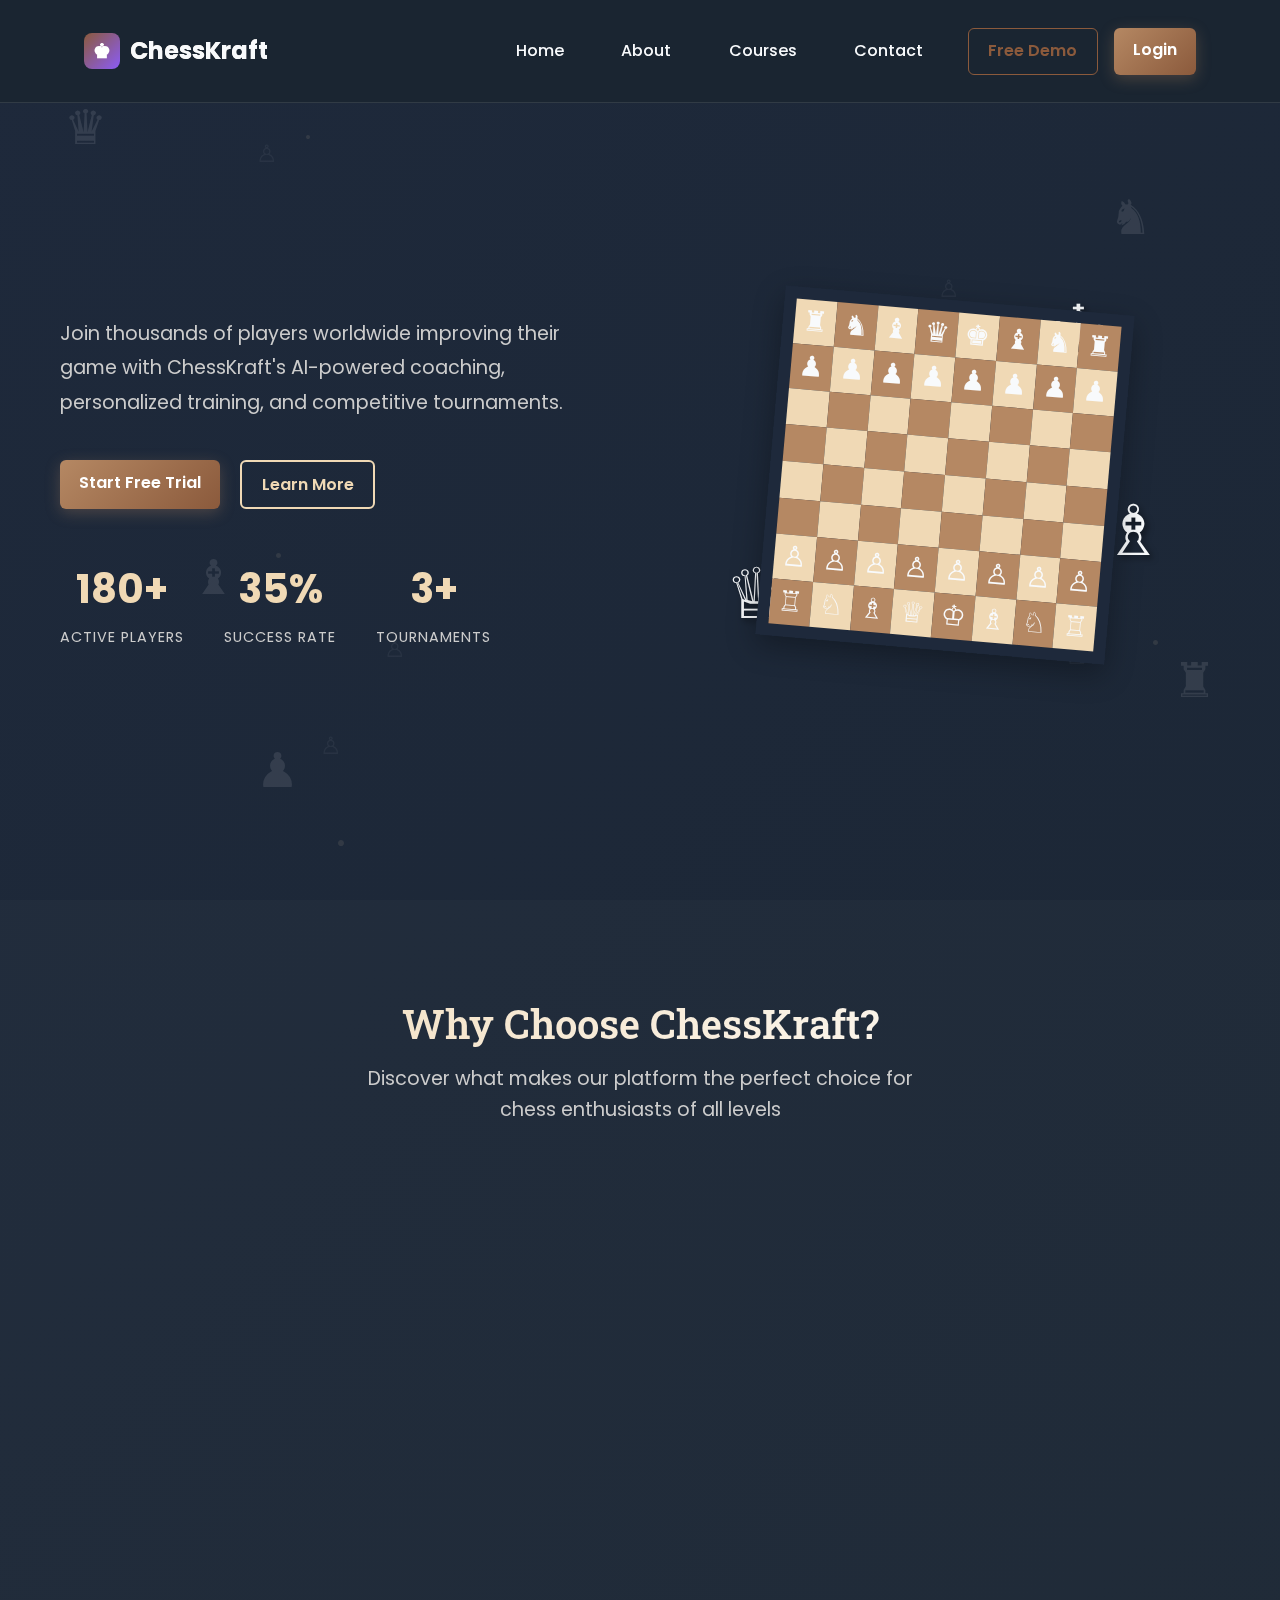
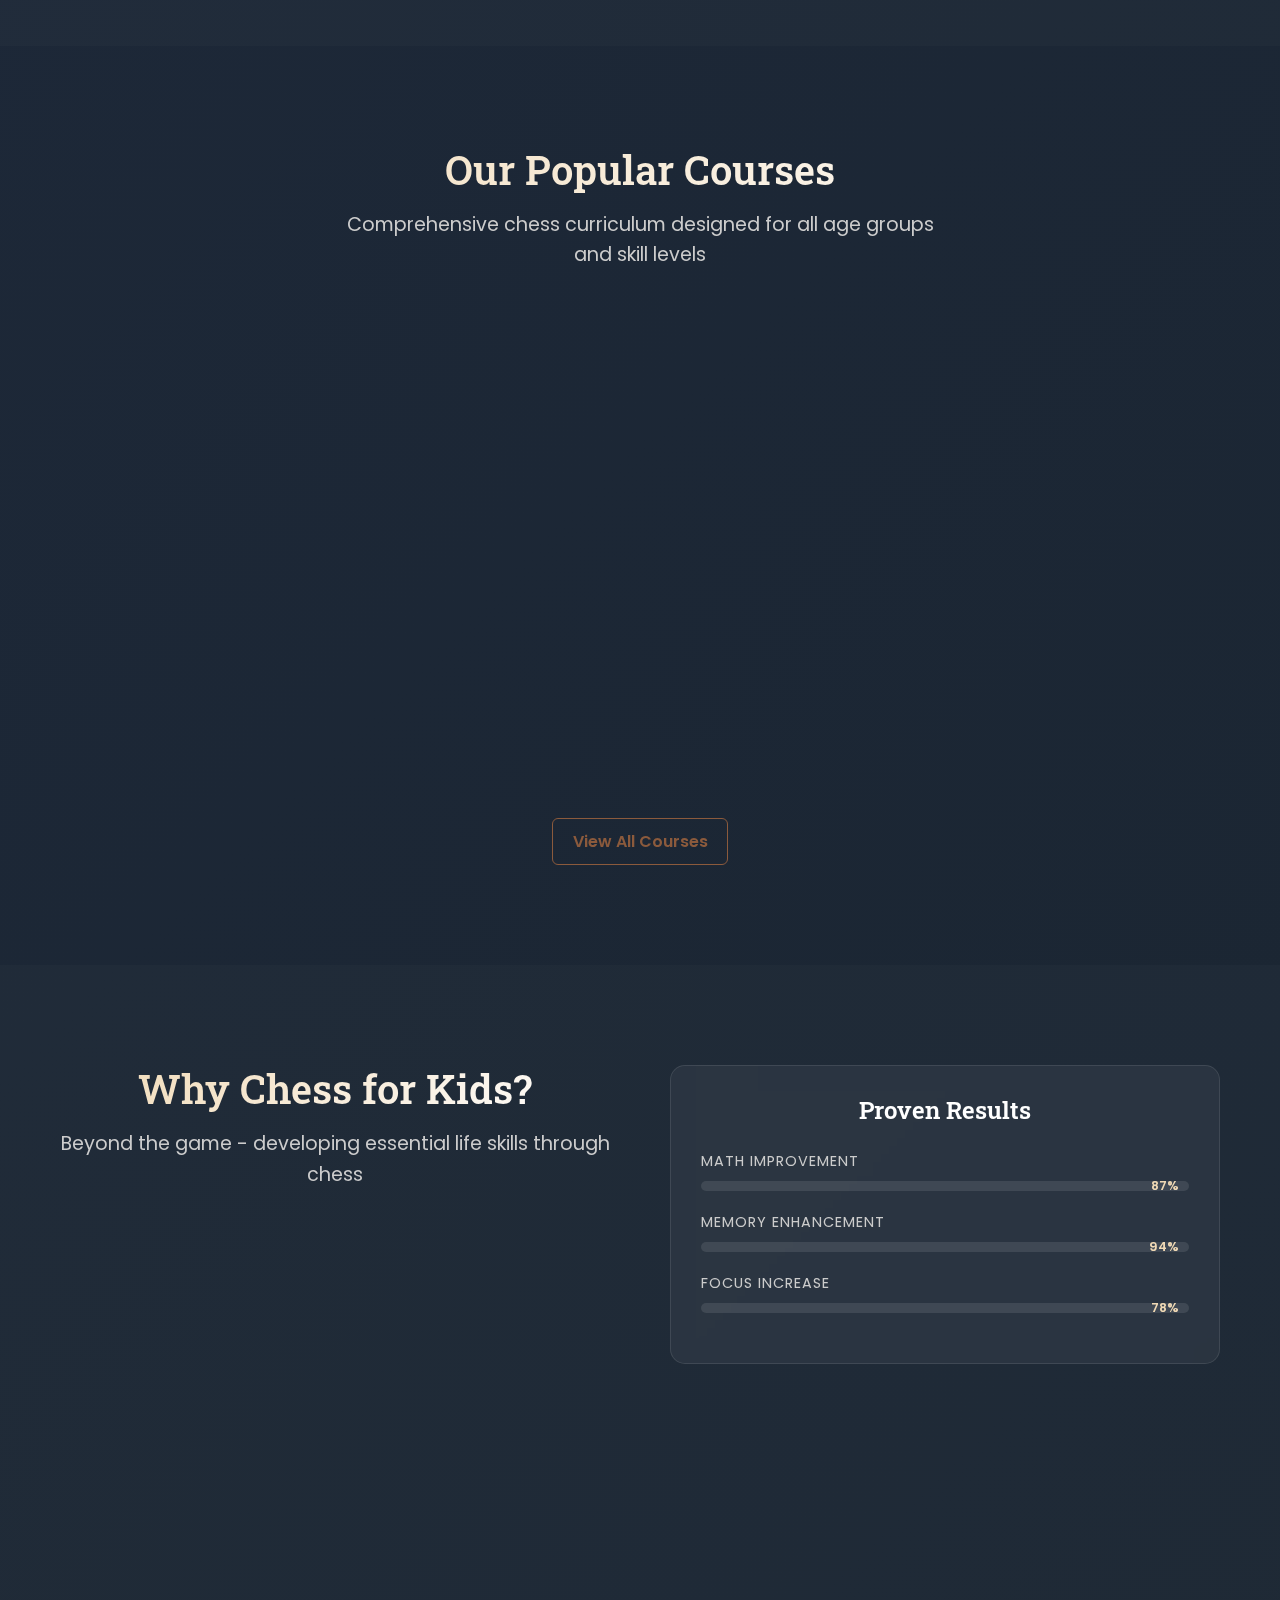
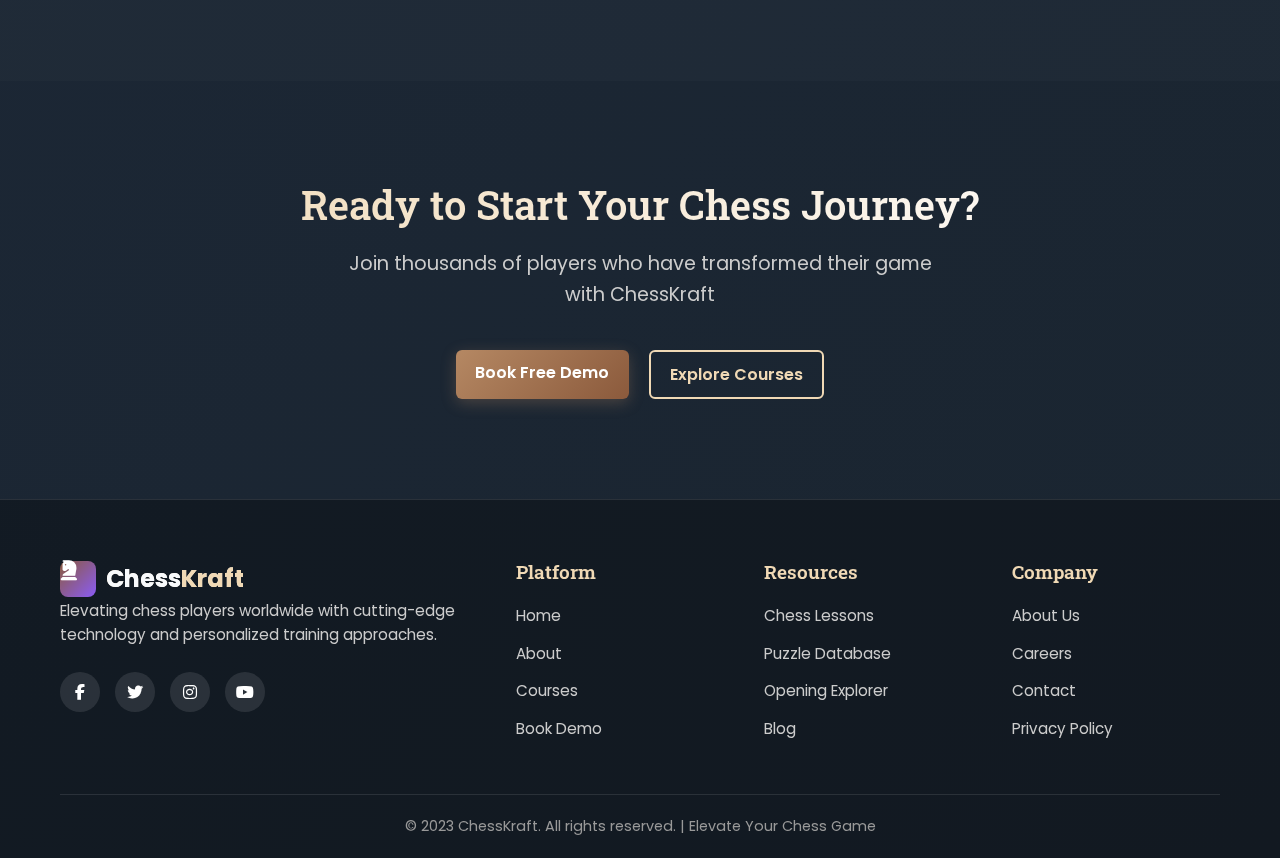
<file: index.html>
<!DOCTYPE html>
<html lang="en">
<head>
    <meta charset="UTF-8">
    <meta name="viewport" content="width=device-width, initial-scale=1.0">
    <title>ChessKraft - Master Chess Like Never Before</title>
    <link rel="icon" type="image/jpg" href="/images/fevicon.jpg">
    <link rel="stylesheet" href="style.css">
    <link rel="stylesheet" href="https://cdnjs.cloudflare.com/ajax/libs/font-awesome/6.4.0/css/all.min.css">
    <link href="https://fonts.googleapis.com/css2?family=Poppins:wght@300;400;500;600;700&family=Roboto+Slab:wght@300;400;500;600&display=swap" rel="stylesheet">
<script async src="https://pagead2.googlesyndication.com/pagead/js/adsbygoogle.js?client=ca-pub-8106956295695511"
     crossorigin="anonymous"></script>

</head>
<body>
    <!-- Animated Background -->
    <div class="animated-bg">
        <div class="chess-piece-anim piece-1">♛</div>
        <div class="chess-piece-anim piece-2">♞</div>
        <div class="chess-piece-anim piece-3">♝</div>
        <div class="chess-piece-anim piece-4">♜</div>
        <div class="chess-piece-anim piece-5">♟</div>
        <div class="floating-pawns">
            <span>♙</span><span>♙</span><span>♙</span><span>♙</span><span>♙</span>
        </div>
    </div>

    <!-- Header -->
    <header class="header">
        <div class="container">
            <nav class="navbar">
        <div class="nav-container">
            <a href="#" class="logo">
                <div class="logo-icon">♚</div>
                <div class="logo-text">ChessKraft</div>
            </a>

            <ul class="nav-menu">
                <li class="nav-item"><a href="#">Home</a></li>
                <li class="nav-item"><a href="about.html">About</a></li>
                <li class="nav-item"><a href="courses.html ">Courses</a></li>
                <li class="nav-item"><a href="contact.html">Contact</a></li>
                
                
                <div class="nav-buttons">
                    <a href="demo.html" class="btn btn-outline">Free Demo</a>
                    <a href="https://app.meetchess.com/" class="btn btn-primary">Login</a>
                </div>
            </ul>

            <div class="hamburger">
                <span></span>
                <span></span>
                <span></span>
            </div>
        </div>
    </nav>

        </div>
    </header>

    <!-- Hero Section -->
    <section class="hero">
        <div class="container">
            <div class="hero-content">
                <div class="hero-text">
                    <h1 class="hero-title">
                        <span class="title-line">Master Chess</span>
                        <span class="title-line accent">Like Never Before</span>
                    </h1>
                    <p class="hero-description">Join thousands of players worldwide improving their game with ChessKraft's AI-powered coaching, personalized training, and competitive tournaments.</p>
                    <div class="hero-buttons">
                        <a href="demo.html" class="btn btn-primary">Start Free Trial</a>
                        <a href="demo.html" class="btn btn-secondary">Learn More</a>
                    </div>
                    <div class="hero-stats">
                        <div class="stat">
                            <div class="stat-number" data-count="500">0</div>
                            <div class="stat-label">Active Players</div>
                        </div>
                        <div class="stat">
                            <div class="stat-number" data-count="98">0</div>
                            <div class="stat-label">Success Rate</div>
                        </div>
                        <div class="stat">
                            <div class="stat-number" data-count="10">0</div>
                            <div class="stat-label">Tournaments</div>
                        </div>
                    </div>
                </div>
                <div class="hero-visual">
                    <div class="floating-chessboard">
                        <div class="chessboard" id="hero-chessboard"></div>
                    </div>
                    <div class="hero-pieces">
                        <div class="hero-piece king">♔</div>
                        <div class="hero-piece queen">♕</div>
                        <div class="hero-piece bishop">♗</div>
                    </div>
                </div>
            </div>
        </div>
    </section>

    <!-- Features Section -->
    <section class="features" id="features">
        <div class="container">
            <div class="section-header">
                <h2 class="section-title">Why Choose ChessKraft?</h2>
                <p class="section-subtitle">Discover what makes our platform the perfect choice for chess enthusiasts of all levels</p>
            </div>
            <div class="features-grid">
                <div class="feature-card">
                    <div class="feature-icon">
                        <i class="fas fa-robot"></i>
                    </div>
                    <h3>AI-Powered Analysis</h3>
                    <p>Advanced chess engine analyzes your games and identifies improvement areas with pinpoint accuracy.</p>
                    <div class="feature-anim">
                        <div class="analysis-dots">
                            <span></span><span></span><span></span>
                        </div>
                    </div>
                </div>
                <div class="feature-card">
                    <div class="feature-icon">
                        <i class="fas fa-graduation-cap"></i>
                    </div>
                    <h3>Personalized Training</h3>
                    <p>Custom training plans based on your skill level, playing style, and specific improvement goals.</p>
                    <div class="feature-anim">
                        <div class="progress-ring"></div>
                    </div>
                </div>
                <div class="feature-card">
                    <div class="feature-icon">
                        <i class="fas fa-trophy"></i>
                    </div>
                    <h3>Daily Tournaments</h3>
                    <p>Compete in daily tournaments with players at your level and climb the global leaderboard.</p>
                    <div class="feature-anim">
                        <div class="trophy-glow"></div>
                    </div>
                </div>
            </div>
        </div>
    </section>

    <!-- Courses Preview -->
    <section class="courses-preview">
        <div class="container">
            <div class="section-header">
                <h2 class="section-title">Our Popular Courses</h2>
                <p class="section-subtitle">Comprehensive chess curriculum designed for all age groups and skill levels</p>
            </div>
            <div class="courses-grid">
                <div class="course-card">
                    <div class="course-badge">Beginner</div>
                    <div class="course-icon">
                        <i class="fas fa-chess-pawn"></i>
                    </div>
                    <h3>Beginner Program</h3>
                    <p>Perfect for those just starting their chess journey</p>
                    <ul class="course-features">
                        <li>Basic rules and piece movements</li>
                        <li>Simple checkmates and tactics</li>
                        <li>Fun interactive lessons</li>
                    </ul>
                    <a href="courses.html" class="btn btn-course">Explore</a>
                </div>
                <div class="course-card">
                    <div class="course-badge">Intermediate</div>
                    <div class="course-icon">
                        <i class="fas fa-chess-knight"></i>
                    </div>
                    <h3>Intermediate Program</h3>
                    <p>Take your skills to the next level</p>
                    <ul class="course-features">
                        <li>Advanced tactics and strategies</li>
                        <li>Opening principles</li>
                        <li>Endgame techniques</li>
                    </ul>
                    <a href="courses.html" class="btn btn-course">Explore</a>
                </div>
                <div class="course-card">
                    <div class="course-badge">Advanced</div>
                    <div class="course-icon">
                        <i class="fas fa-chess-queen"></i>
                    </div>
                    <h3>Advanced Program</h3>
                    <p>Master-level training for serious players</p>
                    <ul class="course-features">
                        <li>Complex opening repertoires</li>
                        <li>Tournament preparation</li>
                        <li>One-on-one coaching</li>
                    </ul>
                    <a href="courses.html" class="btn btn-course">Explore</a>
                </div>
            </div>
            <div class="section-cta">
                <a href="courses.html" class="btn btn-outline">View All Courses</a>
            </div>
        </div>
    </section>

    <!-- Benefits Section -->
    <section class="benefits">
        <div class="container">
            <div class="benefits-content">
                <div class="benefits-text">
                    <h2 class="section-title">Why Chess for Kids?</h2>
                    <p class="section-subtitle">Beyond the game - developing essential life skills through chess</p>
                    
                    <div class="benefits-list">
                        <div class="benefit-item">
                            <div class="benefit-icon">
                                <i class="fas fa-brain"></i>
                            </div>
                            <div class="benefit-text">
                                <h4>Cognitive Development</h4>
                                <p>Enhances memory, problem-solving skills, and critical thinking abilities.</p>
                            </div>
                        </div>
                        <div class="benefit-item">
                            <div class="benefit-icon">
                                <i class="fas fa-lightbulb"></i>
                            </div>
                            <div class="benefit-text">
                                <h4>Creativity & Imagination</h4>
                                <p>Develops innovative strategies and visual thinking for complex situations.</p>
                            </div>
                        </div>
                        <div class="benefit-item">
                            <div class="benefit-icon">
                                <i class="fas fa-chart-line"></i>
                            </div>
                            <div class="benefit-text">
                                <h4>Academic Improvement</h4>
                                <p>Better performance in mathematics, reading, and logical reasoning.</p>
                            </div>
                        </div>
                    </div>
                </div>
                <div class="benefits-visual">
                    <div class="stats-card">
                        <h3>Proven Results</h3>
                        <div class="stat-bar">
                            <div class="stat-label">Math Improvement</div>
                            <div class="stat-progress">
                                <div class="progress-fill" data-width="87"></div>
                                <span class="stat-percent">87%</span>
                            </div>
                        </div>
                        <div class="stat-bar">
                            <div class="stat-label">Memory Enhancement</div>
                            <div class="stat-progress">
                                <div class="progress-fill" data-width="94"></div>
                                <span class="stat-percent">94%</span>
                            </div>
                        </div>
                        <div class="stat-bar">
                            <div class="stat-label">Focus Increase</div>
                            <div class="stat-progress">
                                <div class="progress-fill" data-width="78"></div>
                                <span class="stat-percent">78%</span>
                            </div>
                        </div>
                    </div>
                </div>
            </div>
        </div>
    </section>

    <!-- CTA Section -->
    <section class="cta">
        <div class="container">
            <div class="cta-content">
                <h2>Ready to Start Your Chess Journey?</h2>
                <p>Join thousands of players who have transformed their game with ChessKraft</p>
                <div class="cta-buttons">
                    <a href="demo.html" class="btn btn-primary">Book Free Demo</a>
                    <a href="courses.html" class="btn btn-secondary">Explore Courses</a>
                </div>
            </div>
        </div>
    </section>

    <!-- Footer -->
    <footer class="footer">
        <div class="container">
            <div class="footer-content">
                <div class="footer-section">
                    <div class="logo">
                        <i class="fas fa-chess-knight logo-icon"></i>
                        <span class="logo-text">Chess<span class="logo-accent">Kraft</span></span>
                    </div>
                    <p>Elevating chess players worldwide with cutting-edge technology and personalized training approaches.</p>
                    <div class="social-links">
                        <a href="#"><i class="fab fa-facebook-f"></i></a>
                        <a href="#"><i class="fab fa-twitter"></i></a>
                        <a href="#"><i class="fab fa-instagram"></i></a>
                        <a href="#"><i class="fab fa-youtube"></i></a>
                    </div>
                </div>
                <div class="footer-section">
                    <h4>Platform</h4>
                    <ul>
                        <li><a href="index.html">Home</a></li>
                        <li><a href="about.html">About</a></li>
                        <li><a href="courses.html">Courses</a></li>
                        <li><a href="demo.html">Book Demo</a></li>
                    </ul>
                </div>
                <div class="footer-section">
                    <h4>Resources</h4>
                    <ul>
                        <li><a href="#">Chess Lessons</a></li>
                        <li><a href="#">Puzzle Database</a></li>
                        <li><a href="#">Opening Explorer</a></li>
                        <li><a href="#">Blog</a></li>
                    </ul>
                </div>
                <div class="footer-section">
                    <h4>Company</h4>
                    <ul>
                        <li><a href="#">About Us</a></li>
                        <li><a href="#">Careers</a></li>
                        <li><a href="contact.html">Contact</a></li>
                        <li><a href="#">Privacy Policy</a></li>
                    </ul>
                </div>
            </div>
            <div class="footer-bottom">
                <p>&copy; 2023 ChessKraft. All rights reserved. | Elevate Your Chess Game</p>
            </div>
        </div>
    </footer>

    <script src="script.js"></script>
    <script src="animations.js"></script>
</body>
</html>
</file>
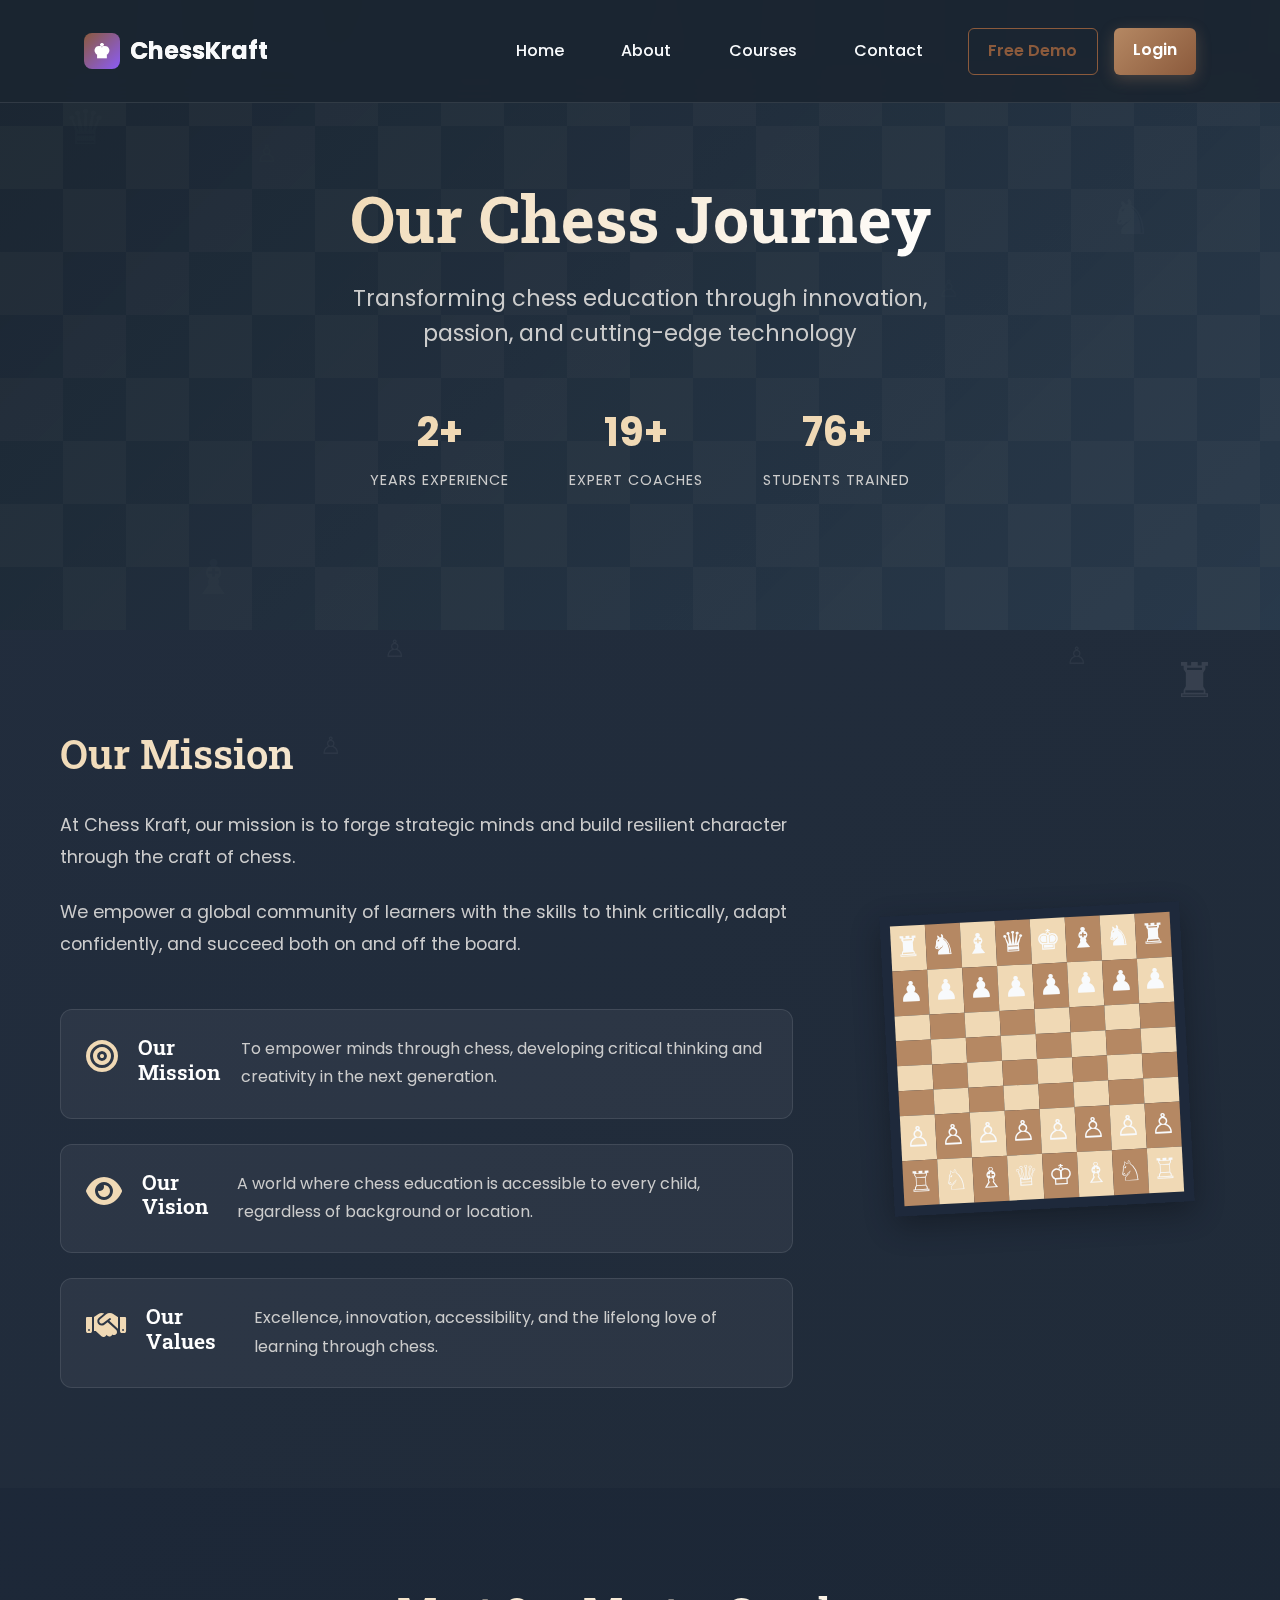
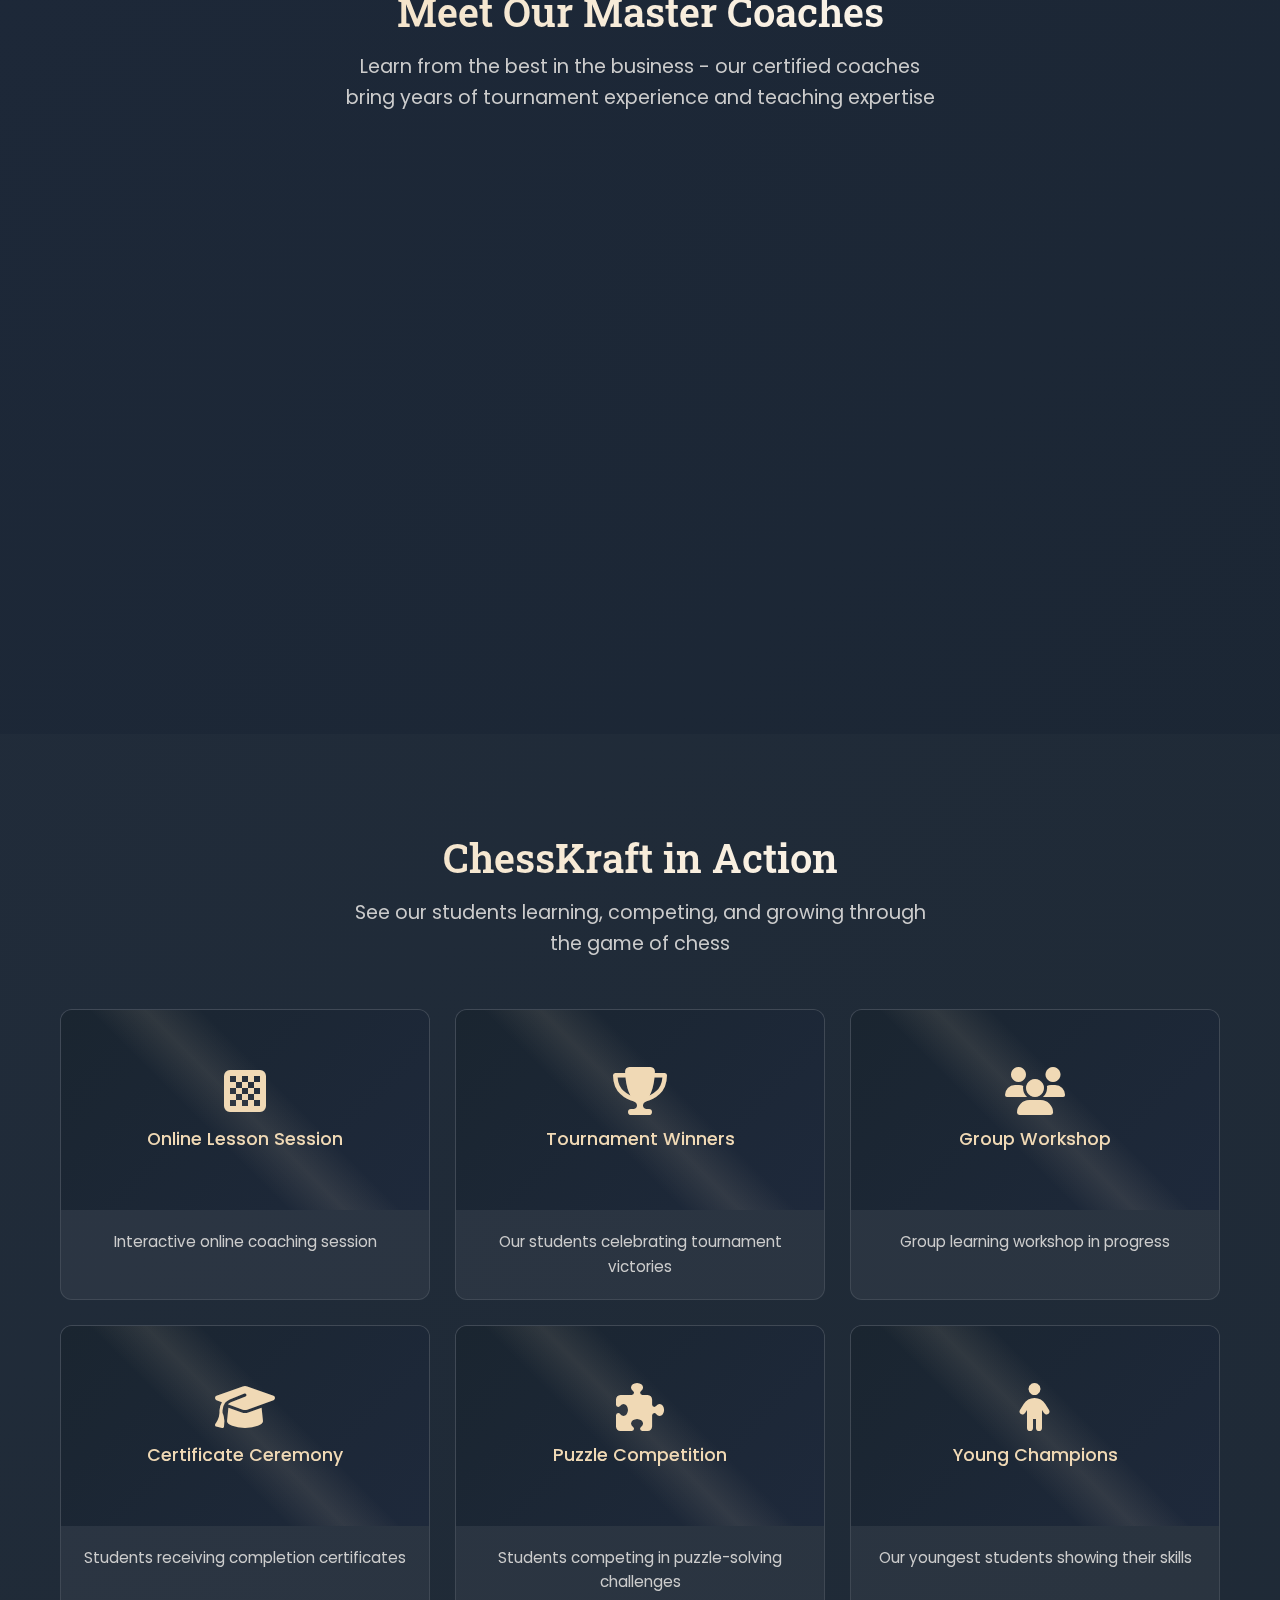
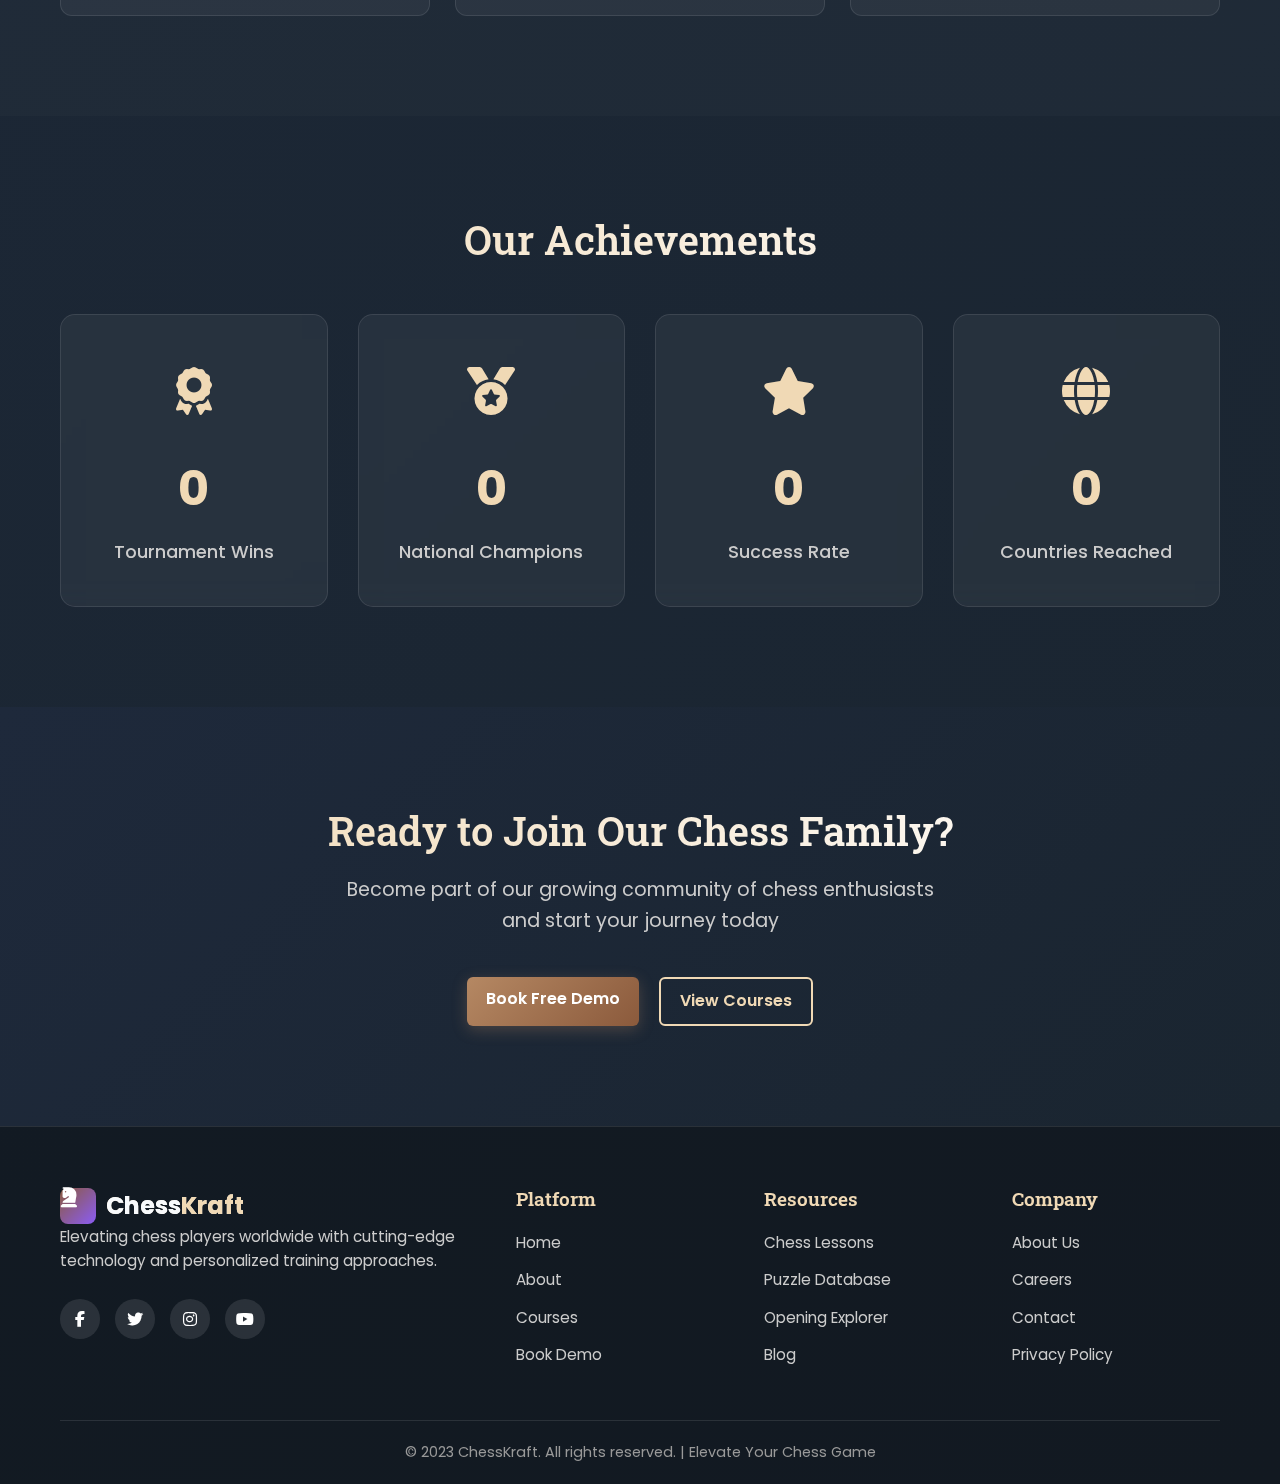
<file: about.html>
<!DOCTYPE html>
<html lang="en">
<head>
    <meta charset="UTF-8">
    <meta name="viewport" content="width=device-width, initial-scale=1.0">
    <title>About Us - ChessKraft</title>
    <link rel="stylesheet" href="style.css">
    <link rel="stylesheet" href="about.css">
    <link rel="stylesheet" href="https://cdnjs.cloudflare.com/ajax/libs/font-awesome/6.4.0/css/all.min.css">
    <link href="https://fonts.googleapis.com/css2?family=Poppins:wght@300;400;500;600;700&family=Roboto+Slab:wght@300;400;500;600&display=swap" rel="stylesheet">
</head>
<body>
    <!-- Animated Background -->
    <div class="animated-bg">
        <div class="chess-piece-anim piece-1">♛</div>
        <div class="chess-piece-anim piece-2">♞</div>
        <div class="chess-piece-anim piece-3">♝</div>
        <div class="chess-piece-anim piece-4">♜</div>
        <div class="floating-pawns">
            <span>♙</span><span>♙</span><span>♙</span><span>♙</span><span>♙</span>
        </div>
    </div>

    <!-- Header -->
    <header class="header">
        <div class="container">
            <nav class="navbar">
        <div class="nav-container">
            <a href="#" class="logo">
                <div class="logo-icon">♚</div>
                <div class="logo-text">ChessKraft</div>
            </a>

            <ul class="nav-menu">
                <li class="nav-item"><a href="#">Home</a></li>
                <li class="nav-item"><a href="about.html">About</a></li>
                <li class="nav-item"><a href="courses.html ">Courses</a></li>
                <li class="nav-item"><a href="contact.html">Contact</a></li>
                
                
                <div class="nav-buttons">
                    <a href="demo.html" class="btn btn-outline">Free Demo</a>
                    <a href="https://app.meetchess.com/" class="btn btn-primary">Login</a>
                </div>
            </ul>

            <div class="hamburger">
                <span></span>
                <span></span>
                <span></span>
            </div>
        </div>
    </nav>

        </div>
    </header>

    <!-- About Hero Section -->
    <section class="about-hero">
        <div class="container">
            <div class="about-hero-content">
                <h1 class="about-hero-title">Our Chess Journey</h1>
                <p class="about-hero-subtitle">Transforming chess education through innovation, passion, and cutting-edge technology</p>
                <div class="hero-stats">
                    <div class="stat">
                        <div class="stat-number" data-count="7">0</div>
                        <div class="stat-label">Years Experience</div>
                    </div>
                    <div class="stat">
                        <div class="stat-number" data-count="50">0</div>
                        <div class="stat-label">Expert Coaches</div>
                    </div>
                    <div class="stat">
                        <div class="stat-number" data-count="200">0</div>
                        <div class="stat-label">Students Trained</div>
                    </div>
                </div>
            </div>
        </div>
    </section>

    <!-- Our Story Section -->
    <section class="our-story">
        <div class="container">
            <div class="story-content">
                <div class="story-text">
                    <h2>Our Mission</h2>
                    <p>At Chess Kraft, our mission is to forge strategic minds and build resilient character through the craft of chess. </p>
                    <p>We empower a global community of learners with the skills to think critically, adapt confidently, and succeed both on and off the board.</p>
                    <div class="story-features">
                        <div class="feature">
                            <i class="fas fa-bullseye"></i>
                            <h4>Our Mission</h4>
                            <p>To empower minds through chess, developing critical thinking and creativity in the next generation.</p>
                        </div>
                        <div class="feature">
                            <i class="fas fa-eye"></i>
                            <h4>Our Vision</h4>
                            <p>A world where chess education is accessible to every child, regardless of background or location.</p>
                        </div>
                        <div class="feature">
                            <i class="fas fa-handshake"></i>
                            <h4>Our Values</h4>
                            <p>Excellence, innovation, accessibility, and the lifelong love of learning through chess.</p>
                        </div>
                    </div>
                </div>
                <div class="story-visual">
                    <div class="story-chessboard">
                        <div class="chessboard" ></div>
                    </div>
                </div>
            </div>
        </div>
    </section>

    <!-- Team Section -->
    <section class="team-section">
        <div class="container">
            <h2 class="section-title">Meet Our Master Coaches</h2>
            <p class="section-subtitle">Learn from the best in the business - our certified coaches bring years of tournament experience and teaching expertise</p>
            
            <div class="team-grid">
                <div class="team-member">
                    <div class="member-photo">
                        <div class="photo-placeholder">
                            <i class="fas fa-chess-king"></i>
                        </div>
                        <div class="member-badge">OWNER</div>
                    </div>
                    <h3>CLIFFORD SWAMI</h3>
                    <div class="member-title">Founder</div>
                    <p>From a single room to a global platform, my vision for Chess Kraft has always been simple: to use chess to build smarter, more resilient minds.</p>
                    <div class="member-rating">
                        <div class="stars">
                            <i class="fas fa-star"></i>
                            <i class="fas fa-star"></i>
                            <i class="fas fa-star"></i>
                            <i class="fas fa-star"></i>
                            <i class="fas fa-star"></i>
                        </div>
                        <span>Rating: 2650</span>
                    </div>
                </div>
                
                <div class="team-member ">
                    <div class="member-photo">
                        <div class="photo-placeholder">
                            <i class="fas fa-chess-queen"></i>
                        </div>
                        <div class="member-badge">HC</div>
                    </div>
                    <h3>Moshe Alhat</h3>
                    <div class="member-title">Head Coach</div>
                    <p>With over 10 years of dedicated experience in competitive chess and coaching, our Head Coach brings a profound depth of knowledge to Chess Kraft.</p>
                    <div class="member-rating">
                        <div class="stars">
                            <i class="fas fa-star"></i>
                            <i class="fas fa-star"></i>
                            <i class="fas fa-star"></i>
                            <i class="fas fa-star"></i>
                            <i class="fas fa-star-half-alt"></i>
                        </div>
                        <span>Rating: 2480</span>
                    </div>
                </div>
                
                <div class="team-member">
                    <div class="member-photo">
                        <div class="photo-placeholder">
                            <i class="fas fa-chess-knight"></i>
                        </div>
                        <div class="member-badge">SC</div>
                    </div>
                    <h3>Ashutosh Kute</h3>
                    <div class="member-title">Senior Coach</div>
                    <p>Youth chess specialist with a passion for making chess fun and accessible for children of all ages.</p>
                    <div class="member-rating">
                        <div class="stars">
                            <i class="fas fa-star"></i>
                            <i class="fas fa-star"></i>
                            <i class="fas fa-star"></i>
                            <i class="fas fa-star"></i>
                            <i class="fas fa-star"></i>
                        </div>
                        <span>Rating: 2450</span>
                    </div>
                </div>
                
                
            </div>
        </div>
    </section>

    <!-- Gallery Section -->
    <section class="gallery-section">
        <div class="container">
            <h2 class="section-title">ChessKraft in Action</h2>
            <p class="section-subtitle">See our students learning, competing, and growing through the game of chess</p>
            
            <div class="gallery-container">
                <div class="gallery-grid">
                    <div class="gallery-item">
                        <div class="gallery-image">
                            <div class="image-placeholder">
                                <i class="fas fa-chess-board"></i>
                                <span>Online Lesson Session</span>
                            </div>
                        </div>
                        <div class="gallery-caption">Interactive online coaching session</div>
                    </div>
                    
                    <div class="gallery-item">
                        <div class="gallery-image">
                            <div class="image-placeholder">
                                <i class="fas fa-trophy"></i>
                                <span>Tournament Winners</span>
                            </div>
                        </div>
                        <div class="gallery-caption">Our students celebrating tournament victories</div>
                    </div>
                    
                    <div class="gallery-item">
                        <div class="gallery-image">
                            <div class="image-placeholder">
                                <i class="fas fa-users"></i>
                                <span>Group Workshop</span>
                            </div>
                        </div>
                        <div class="gallery-caption">Group learning workshop in progress</div>
                    </div>
                    
                    <div class="gallery-item">
                        <div class="gallery-image">
                            <div class="image-placeholder">
                                <i class="fas fa-graduation-cap"></i>
                                <span>Certificate Ceremony</span>
                            </div>
                        </div>
                        <div class="gallery-caption">Students receiving completion certificates</div>
                    </div>
                    
                    <div class="gallery-item">
                        <div class="gallery-image">
                            <div class="image-placeholder">
                                <i class="fas fa-puzzle-piece"></i>
                                <span>Puzzle Competition</span>
                            </div>
                        </div>
                        <div class="gallery-caption">Students competing in puzzle-solving challenges</div>
                    </div>
                    
                    <div class="gallery-item">
                        <div class="gallery-image">
                            <div class="image-placeholder">
                                <i class="fas fa-child"></i>
                                <span>Young Champions</span>
                            </div>
                        </div>
                        <div class="gallery-caption">Our youngest students showing their skills</div>
                    </div>
                </div>
            </div>
        </div>
    </section>

    <!-- Achievements Section -->
    <section class="achievements-section">
        <div class="container">
            <h2 class="section-title">Our Achievements</h2>
            <div class="achievements-grid">
                <div class="achievement-card">
                    <div class="achievement-icon">
                        <i class="fas fa-award"></i>
                    </div>
                    <div class="achievement-number" data-count="121">0</div>
                    <div class="achievement-label">Tournament Wins</div>
                </div>
                
                <div class="achievement-card">
                    <div class="achievement-icon">
                        <i class="fas fa-medal"></i>
                    </div>
                    <div class="achievement-number" data-count="1">0</div>
                    <div class="achievement-label">National Champions</div>
                </div>
                
                <div class="achievement-card">
                    <div class="achievement-icon">
                        <i class="fas fa-star"></i>
                    </div>
                    <div class="achievement-number" data-count="98">0</div>
                    <div class="achievement-label">Success Rate</div>
                </div>
                
                <div class="achievement-card">
                    <div class="achievement-icon">
                        <i class="fas fa-globe"></i>
                    </div>
                    <div class="achievement-number" data-count="13">0</div>
                    <div class="achievement-label">Countries Reached</div>
                </div>
            </div>
        </div>
    </section>

    <!-- CTA Section -->
    <section class="about-cta">
        <div class="container">
            <div class="cta-content">
                <h2>Ready to Join Our Chess Family?</h2>
                <p>Become part of our growing community of chess enthusiasts and start your journey today</p>
                <div class="cta-buttons">
                    <a href="demo.html" class="btn btn-primary">Book Free Demo</a>
                    <a href="courses.html" class="btn btn-secondary">View Courses</a>
                </div>
            </div>
        </div>
    </section>

    <!-- Footer -->
    <footer class="footer">
        <div class="container">
            <div class="footer-content">
                <div class="footer-section">
                    <div class="logo">
                        <i class="fas fa-chess-knight logo-icon"></i>
                        <span class="logo-text">Chess<span class="logo-accent">Kraft</span></span>
                    </div>
                    <p>Elevating chess players worldwide with cutting-edge technology and personalized training approaches.</p>
                    <div class="social-links">
                        <a href="#"><i class="fab fa-facebook-f"></i></a>
                        <a href="#"><i class="fab fa-twitter"></i></a>
                        <a href="#"><i class="fab fa-instagram"></i></a>
                        <a href="#"><i class="fab fa-youtube"></i></a>
                    </div>
                </div>
                <div class="footer-section">
                    <h4>Platform</h4>
                    <ul>
                        <li><a href="index.html">Home</a></li>
                        <li><a href="about.html">About</a></li>
                        <li><a href="courses.html">Courses</a></li>
                        <li><a href="demo.html">Book Demo</a></li>
                    </ul>
                </div>
                <div class="footer-section">
                    <h4>Resources</h4>
                    <ul>
                        <li><a href="#">Chess Lessons</a></li>
                        <li><a href="#">Puzzle Database</a></li>
                        <li><a href="#">Opening Explorer</a></li>
                        <li><a href="#">Blog</a></li>
                    </ul>
                </div>
                <div class="footer-section">
                    <h4>Company</h4>
                    <ul>
                        <li><a href="#">About Us</a></li>
                        <li><a href="#">Careers</a></li>
                        <li><a href="contact.html">Contact</a></li>
                        <li><a href="#">Privacy Policy</a></li>
                    </ul>
                </div>
            </div>
            <div class="footer-bottom">
                <p>&copy; 2023 ChessKraft. All rights reserved. | Elevate Your Chess Game</p>
            </div>
        </div>
    </footer>

    <script src="script.js"></script>
    <script src="about.js"></script>
</body>
</html>
</file>
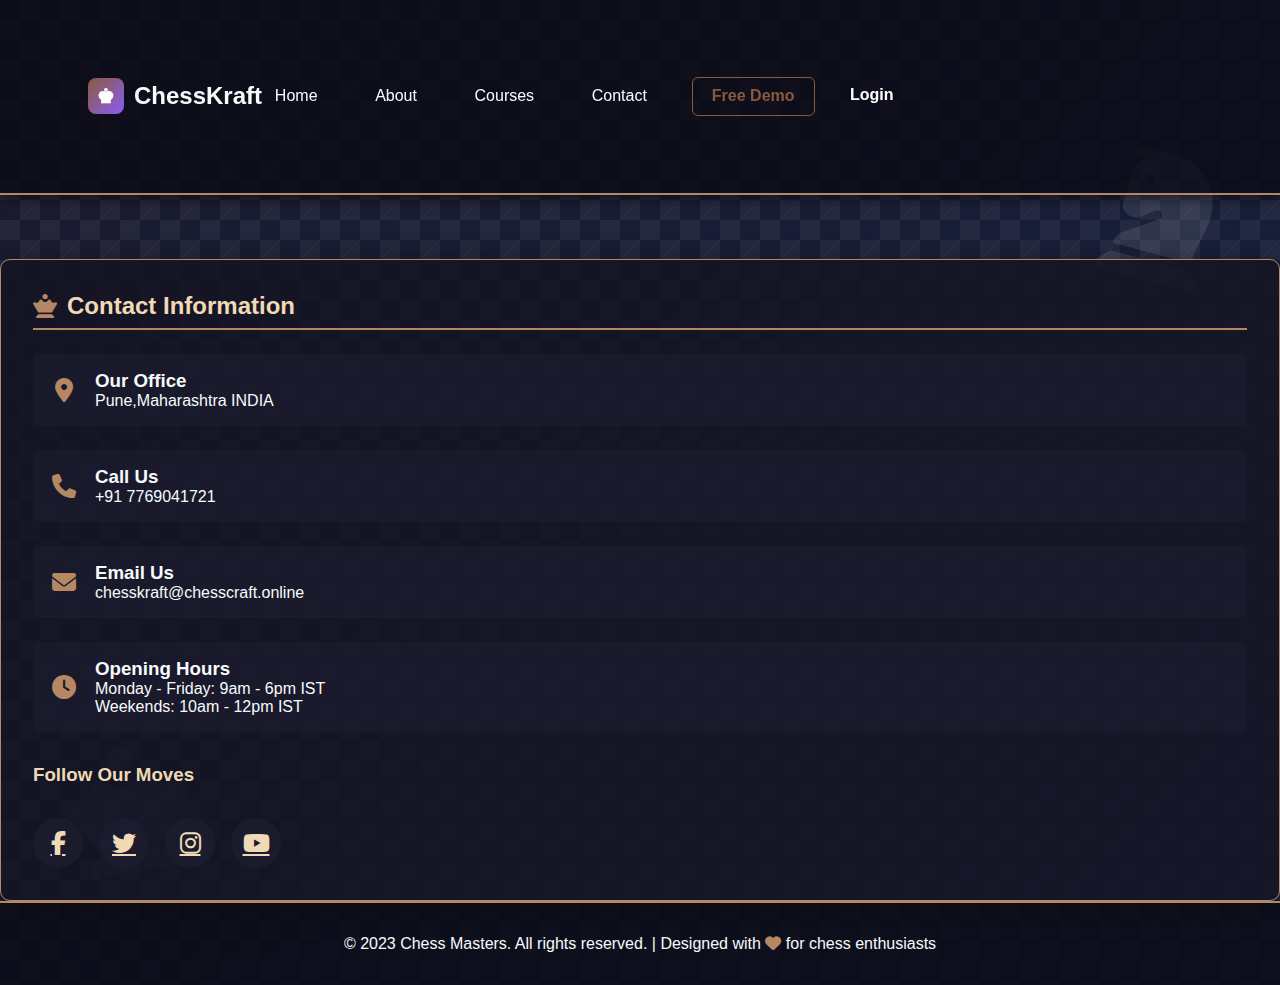
<file: contact.html>
<!DOCTYPE html>
<html lang="en">
<head>
    <script async src="https://pagead2.googlesyndication.com/pagead/js/adsbygoogle.js?client=ca-pub-8106956295695511"
     crossorigin="anonymous"></script>
    <meta charset="UTF-8">
    <meta name="viewport" content="width=device-width, initial-scale=1.0">
    <title>Chess Contact - Make Your Move</title>
    <link rel="stylesheet" href="https://cdnjs.cloudflare.com/ajax/libs/font-awesome/6.4.0/css/all.min.css">
    <style>
        * {
            margin: 0;
            padding: 0;
            box-sizing: border-box;
            font-family: 'Segoe UI', Tahoma, Geneva, Verdana, sans-serif;
        }

        body {
            background: linear-gradient(135deg, #1a1a2e 0%, #16213e 100%);
            color: #f0f0f0;
            min-height: 100vh;
            display: flex;
            flex-direction: column;
            position: relative;
            overflow-x: hidden;
        }

        /* Chessboard background pattern */
        .chessboard-bg {
            position: absolute;
            top: 0;
            left: 0;
            width: 100%;
            height: 100%;
            background-image: 
                linear-gradient(45deg, rgba(255,255,255,0.05) 25%, transparent 25%),
                linear-gradient(-45deg, rgba(255,255,255,0.05) 25%, transparent 25%),
                linear-gradient(45deg, transparent 75%, rgba(255,255,255,0.05) 75%),
                linear-gradient(-45deg, transparent 75%, rgba(255,255,255,0.05) 75%);
            background-size: 40px 40px;
            background-position: 0 0, 0 20px, 20px -20px, -20px 0px;
            z-index: -1;
        }

        header {
            padding: 2rem;
            text-align: center;
            background: rgba(10, 10, 20, 0.8);
            border-bottom: 2px solid #b58863;
            box-shadow: 0 4px 12px rgba(0, 0, 0, 0.5);
        }

        h1 {
            font-size: 2.8rem;
            margin-bottom: 0.5rem;
            color: #f0d9b5;
            text-shadow: 2px 2px 4px rgba(0, 0, 0, 0.7);
        }

        .tagline {
            font-size: 1.2rem;
            color: #b58863;
            font-style: italic;
        }

        .container {
            max-width: 1200px;
            margin: 2rem auto;
            padding: 0 1.5rem;
            display: flex;
            flex-wrap: wrap;
            gap: 2rem;
        }

        .contact-form {
            flex: 1;
            min-width: 300px;
            background: rgba(20, 20, 35, 0.9);
            padding: 2rem;
            border-radius: 10px;
            box-shadow: 0 10px 30px rgba(0, 0, 0, 0.5);
            border: 1px solid #b58863;
        }

        .contact-info {
            flex: 1;
            min-width: 300px;
            background: rgba(20, 20, 35, 0.9);
            padding: 2rem;
            border-radius: 10px;
            box-shadow: 0 10px 30px rgba(0, 0, 0, 0.5);
            border: 1px solid #b58863;
        }

        h2 {
            color: #f0d9b5;
            margin-bottom: 1.5rem;
            padding-bottom: 0.5rem;
            border-bottom: 2px solid #b58863;
            display: flex;
            align-items: center;
            gap: 10px;
        }

        h2 i {
            color: #b58863;
        }

        .form-group {
            margin-bottom: 1.5rem;
        }

        label {
            display: block;
            margin-bottom: 0.5rem;
            color: #f0d9b5;
        }

        input, textarea, select {
            width: 100%;
            padding: 0.8rem;
            background: rgba(30, 30, 50, 0.8);
            border: 1px solid #b58863;
            border-radius: 5px;
            color: #f0f0f0;
            font-size: 1rem;
        }

        input:focus, textarea:focus, select:focus {
            outline: none;
            border-color: #f0d9b5;
            box-shadow: 0 0 8px rgba(240, 217, 181, 0.5);
        }

        button {
            background: linear-gradient(to right, #b58863, #f0d9b5);
            color: #1a1a2e;
            border: none;
            padding: 0.8rem 1.5rem;
            font-size: 1.1rem;
            border-radius: 5px;
            cursor: pointer;
            font-weight: bold;
            transition: all 0.3s ease;
            display: flex;
            align-items: center;
            gap: 8px;
            margin-top: 1rem;
        }

        button:hover {
            transform: translateY(-3px);
            box-shadow: 0 5px 15px rgba(181, 136, 99, 0.4);
        }

        .info-item {
            display: flex;
            align-items: center;
            margin-bottom: 1.5rem;
            padding: 1rem;
            background: rgba(30, 30, 50, 0.5);
            border-radius: 5px;
            transition: all 0.3s ease;
        }

        .info-item:hover {
            background: rgba(40, 40, 60, 0.7);
            transform: translateX(5px);
        }

        .info-item i {
            font-size: 1.5rem;
            color: #b58863;
            margin-right: 1rem;
            width: 30px;
            text-align: center;
        }

        .social-links {
            display: flex;
            gap: 1rem;
            margin-top: 2rem;
        }

        .social-links a {
            display: flex;
            align-items: center;
            justify-content: center;
            width: 50px;
            height: 50px;
            background: rgba(30, 30, 50, 0.7);
            border-radius: 50%;
            color: #f0d9b5;
            font-size: 1.5rem;
            transition: all 0.3s ease;
        }

        .social-links a:hover {
            background: #b58863;
            transform: translateY(-5px);
        }

        .chess-piece {
            position: absolute;
            font-size: 8rem;
            opacity: 0.1;
            z-index: -1;
        }

        .knight {
            top: 15%;
            right: 5%;
            transform: rotate(15deg);
        }

        .queen {
            bottom: 10%;
            left: 5%;
            transform: rotate(-10deg);
        }

        footer {
            text-align: center;
            padding: 2rem;
            margin-top: auto;
            background: rgba(10, 10, 20, 0.8);
            border-top: 2px solid #b58863;
        }



        :root {
    --dark-bg: #0f172a;
    --darker-bg: #0a0f1c;
    --primary: #1e293b;
    --accent: #8b5a3c;
    --text-light: #f8fafc;
    --text-muted: #94a3b8;
    --transition: all 0.3s ease;
}

body {
    background-color: var(--dark-bg);
    color: var(--text-light);
}

.navbar {
    
    padding: 0.8rem 1.5rem;
    position: sticky;
    top: 0;
    z-index: 1000;
}

.nav-container {
    max-width: 1200px;
    margin: 0 auto;
    display: flex;
    justify-content: space-between;
    align-items: center;
}

.logo {
    display: flex;
    align-items: center;
    gap: 10px;
    text-decoration: none;
}

.logo-icon {
    width: 36px;
    height: 36px;
    background: linear-gradient(135deg, var(--accent), #8b5cf6);
    border-radius: 8px;
    display: flex;
    align-items: center;
    justify-content: center;
    font-weight: bold;
    color: white;
    font-size: 20px;
}

.logo-text {
    font-size: 1.5rem;
    font-weight: 700;
    color: var(--text-light);
}

.nav-menu {
    display: flex;
    list-style: none;
    gap: 2rem;
    align-items: center;
}

.nav-item a {
    color: var(--text-light);
    text-decoration: none;
    font-weight: 500;
    transition: var(--transition);
    padding: 0.5rem 0.8rem;
    border-radius: 4px;
}

.nav-item a:hover {
    color: var(--accent);
    background-color: rgba(59, 130, 246, 0.1);
}

.nav-buttons {
    display: flex;
    gap: 1rem;
}

.btn {
    padding: 0.6rem 1.2rem;
    border-radius: 6px;
    font-weight: 600;
    cursor: pointer;
    transition: var(--transition);
    text-decoration: none;
}

.btn-outline {
    border: 1px solid #8b5a3c;
    color: #8b5a3c;
    background: transparent;
}

.btn-outline:hover {
    background-color: rgba(59, 130, 246, 0.1);
}

.btn-primary {
    background: linear-gradient(135deg, var(--dark-square), #8b5a3c);
    color: white;
    border: none;
}

.btn-primary:hover {
    background-color: #8b5a3c;
    transform: translateY(-2px);
    box-shadow: 0 4px 12px rgba(59, 130, 246, 0.3);
}

.hamburger {
    display: none;
    flex-direction: column;
    cursor: pointer;
    gap: 4px;
}

.hamburger span {
    width: 25px;
    height: 3px;
    background-color: var(--text-light);
    transition: var(--transition);
}

@media screen and (max-width: 768px) {
    .hamburger {
        display: flex;
    }

    .nav-menu {
        position: fixed;
        top: 70px;
        right: -100%;
        flex-direction: column;
        background-color: var(--darker-bg);
        width: 80%;
        max-width: 300px;
        height: calc(100vh - 70px);
        padding: 2rem;
        transition: var(--transition);
        box-shadow: -5px 0 15px rgba(231, 4, 4, 0.1);
        gap: 1.5rem;
    }

    .nav-menu.active {
        right: 0;
    }

    .nav-buttons {
        flex-direction: column;
        width: 100%;
        margin-top: 1rem;
    }

    .nav-buttons .btn {
        width: 100%;
        text-align: center;
    }

    .hamburger.active span:nth-child(1) {
        transform: rotate(45deg) translate(5px, 5px);
    }

    .hamburger.active span:nth-child(2) {
        opacity: 0;
    }

    .hamburger.active span:nth-child(3) {
        transform: rotate(-45deg) translate(7px, -6px);
    }
}

        @media (max-width: 768px) {
            .container {
                flex-direction: column;
            }
            
            .chess-piece {
                font-size: 5rem;
            }
        }
    </style>
</head>
<body>
    <div class="chessboard-bg"></div>
    
   <header class="header">
        <div class="container">
            <nav class="navbar">
        <div class="nav-container">
            <a href="#" class="logo">
                <div class="logo-icon">♚</div>
                <div class="logo-text">ChessKraft</div>
            </a>

            <ul class="nav-menu">
                <li class="nav-item"><a href="#">Home</a></li>
                <li class="nav-item"><a href="about.html">About</a></li>
                <li class="nav-item"><a href="courses.html ">Courses</a></li>
                <li class="nav-item"><a href="contact.html">Contact</a></li>
                
                
                <div class="nav-buttons">
                    <a href="demo.html" class="btn btn-outline">Free Demo</a>
                    <a href="https://app.meetchess.com/" class="btn btn-primary">Login</a>
                </div>
            </ul>

            <div class="hamburger">
                <span></span>
                <span></span>
                <span></span>
            </div>
        </div>
    </nav>

        </div>
    </header>
    
    <div class="container">
        
            
            
        </div>
        
        <div class="contact-info">
            <h2><i class="fas fa-chess-queen"></i> Contact Information</h2>
            
            <div class="info-item">
                <i class="fas fa-map-marker-alt"></i>
                <div>
                    <h3>Our Office</h3>
                    <p>Pune,Maharashtra INDIA</p>
                </div>
            </div>
            
            <div class="info-item">
                <i class="fas fa-phone"></i>
                <div>
                    <h3>Call Us</h3>
                    <p>+91 7769041721</p>
                </div>
            </div>
            
            <div class="info-item">
                <i class="fas fa-envelope"></i>
                <div>
                    <h3>Email Us</h3>
                    <p>chesskraft@chesscraft.online
</p>
                </div>
            </div>
            
            <div class="info-item">
                <i class="fas fa-clock"></i>
                <div>
                    <h3>Opening Hours</h3>
                    <p>Monday - Friday: 9am - 6pm IST</p>
                    <p>Weekends: 10am - 12pm IST</p>
                </div>
            </div>
            
            <h3 style="margin-top: 2rem; color: #f0d9b5;">Follow Our Moves</h3>
            <div class="social-links">
                <a href="#"><i class="fab fa-facebook-f"></i></a>
                <a href="#"><i class="fab fa-twitter"></i></a>
                <a href="#"><i class="fab fa-instagram"></i></a>
                <a href="#"><i class="fab fa-youtube"></i></a>
            </div>
        </div>
    </div>
    
    <div class="chess-piece knight"><i class="fas fa-chess-knight"></i></div>
    <div class="chess-piece queen"><i class="fas fa-chess-queen"></i></div>
    
    <footer>
        <p>&copy; 2023 Chess Masters. All rights reserved. | Designed with <i class="fas fa-heart" style="color: #b58863;"></i> for chess enthusiasts</p>
    </footer>
    
    <script>
        document.getElementById('contactForm').addEventListener('submit', function(e) {
            e.preventDefault();
            alert('Thank you for your message! We will respond to your inquiry soon.');
            this.reset();
        });

        const hamburger = document.querySelector('.hamburger');
const navMenu = document.querySelector('.nav-menu');

hamburger.addEventListener('click', () => {
    hamburger.classList.toggle('active');
    navMenu.classList.toggle('active');
});

// Close menu when clicking on a link
document.querySelectorAll('.nav-item a').forEach(n => n.addEventListener('click', () => {
    hamburger.classList.remove('active');
    navMenu.classList.remove('active');
}));
    </script>
</body>
</html>
</file>
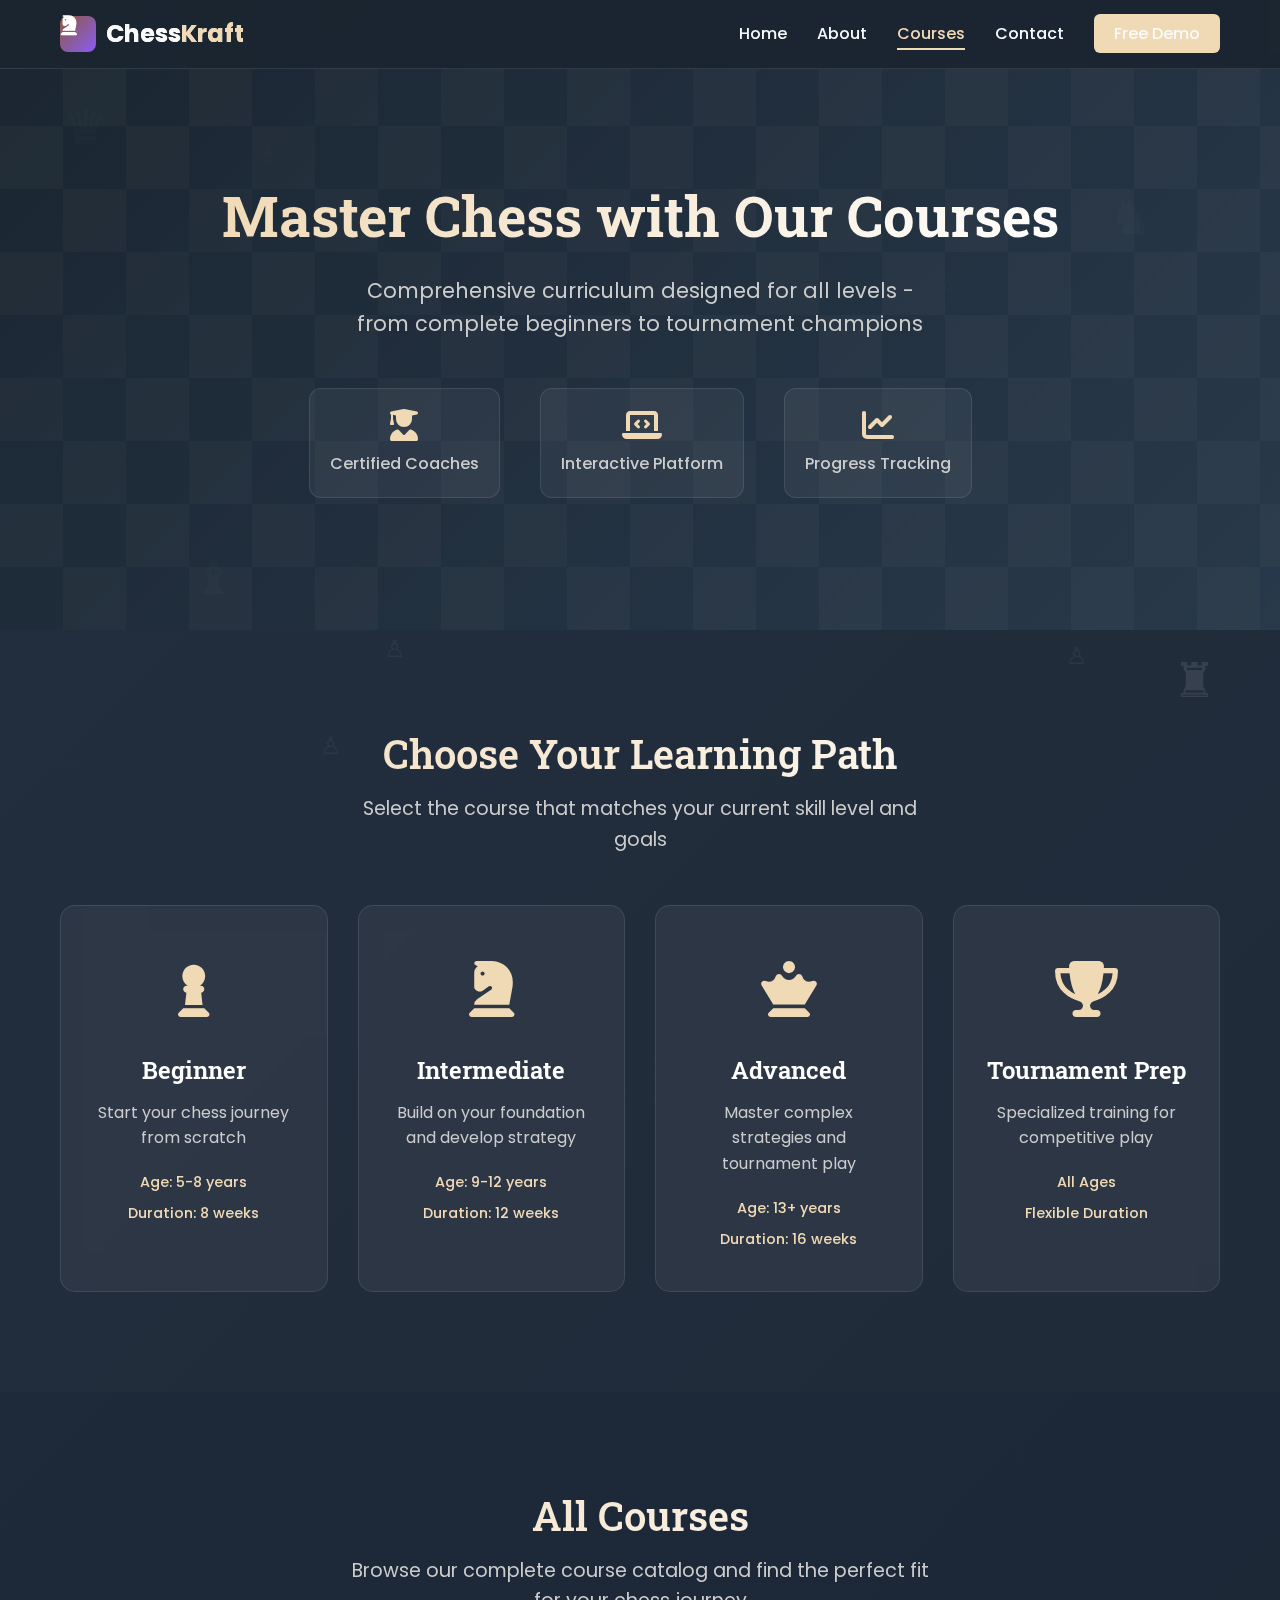
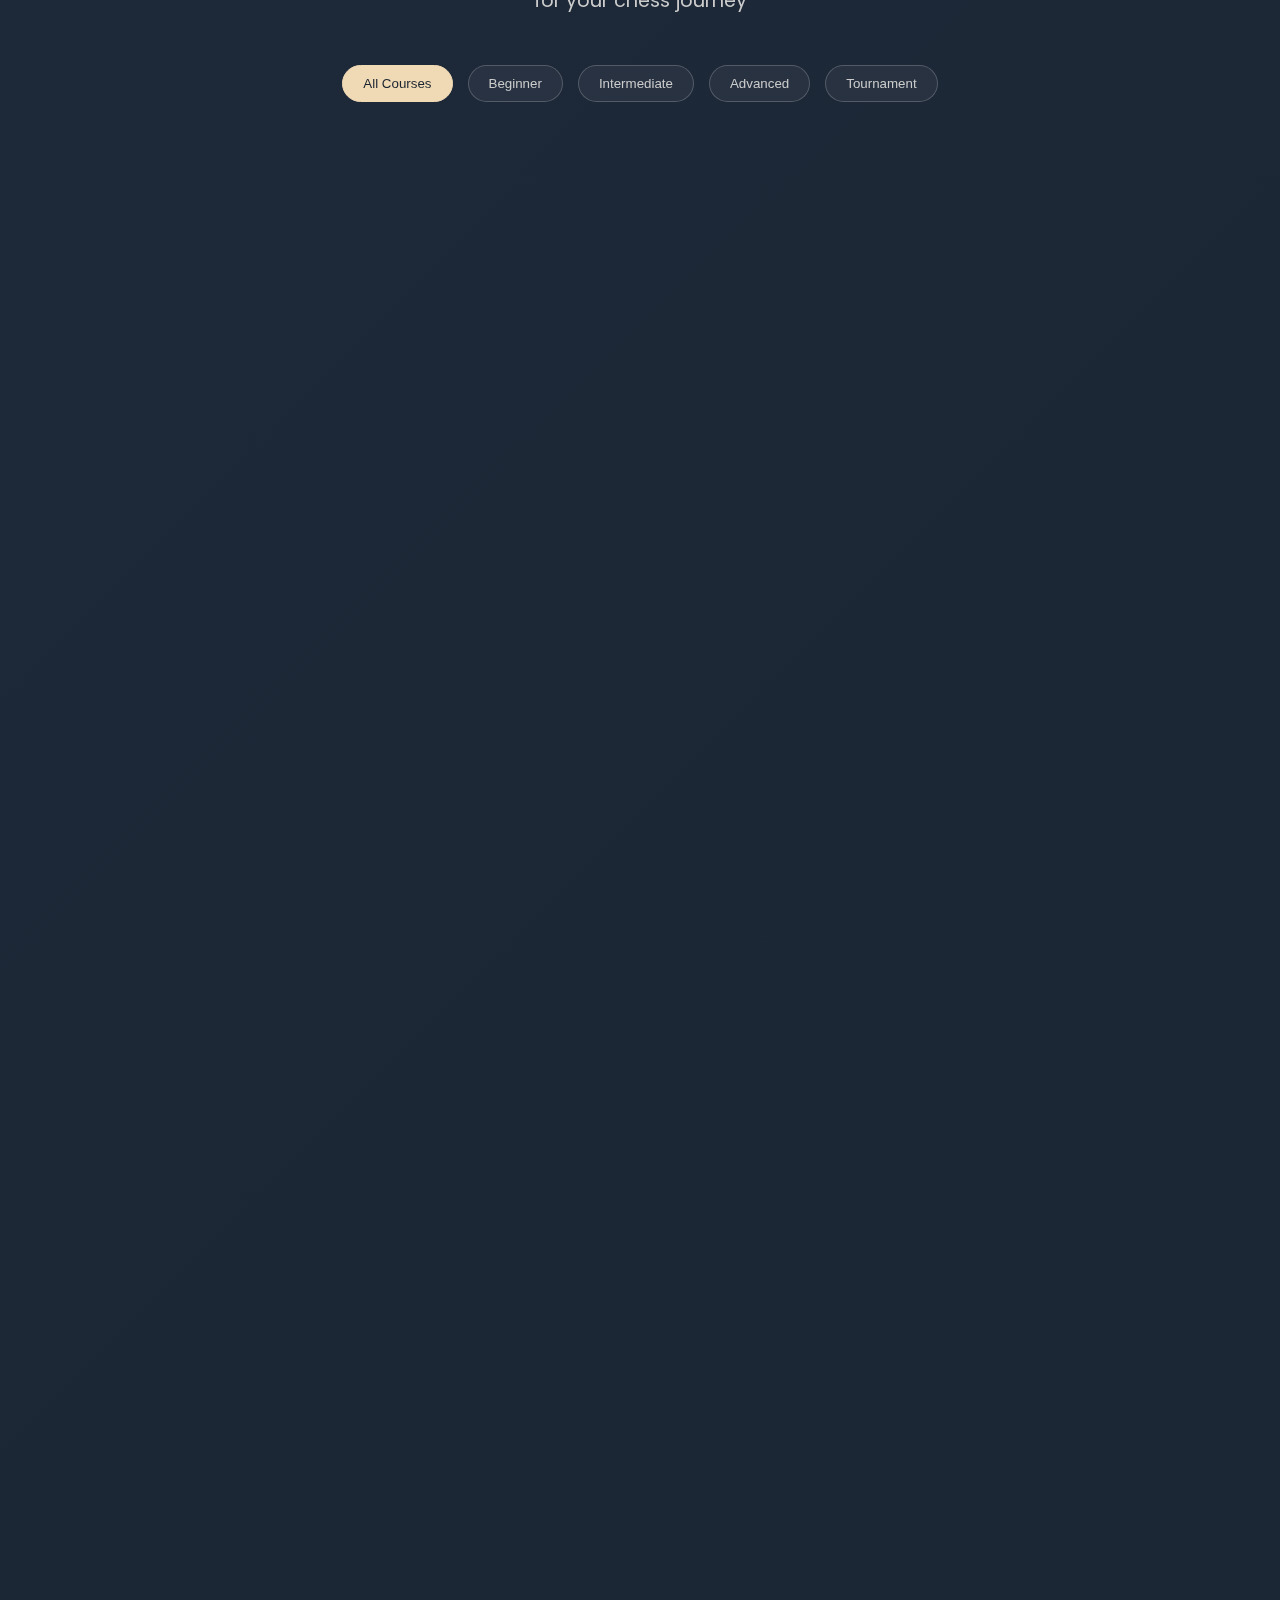
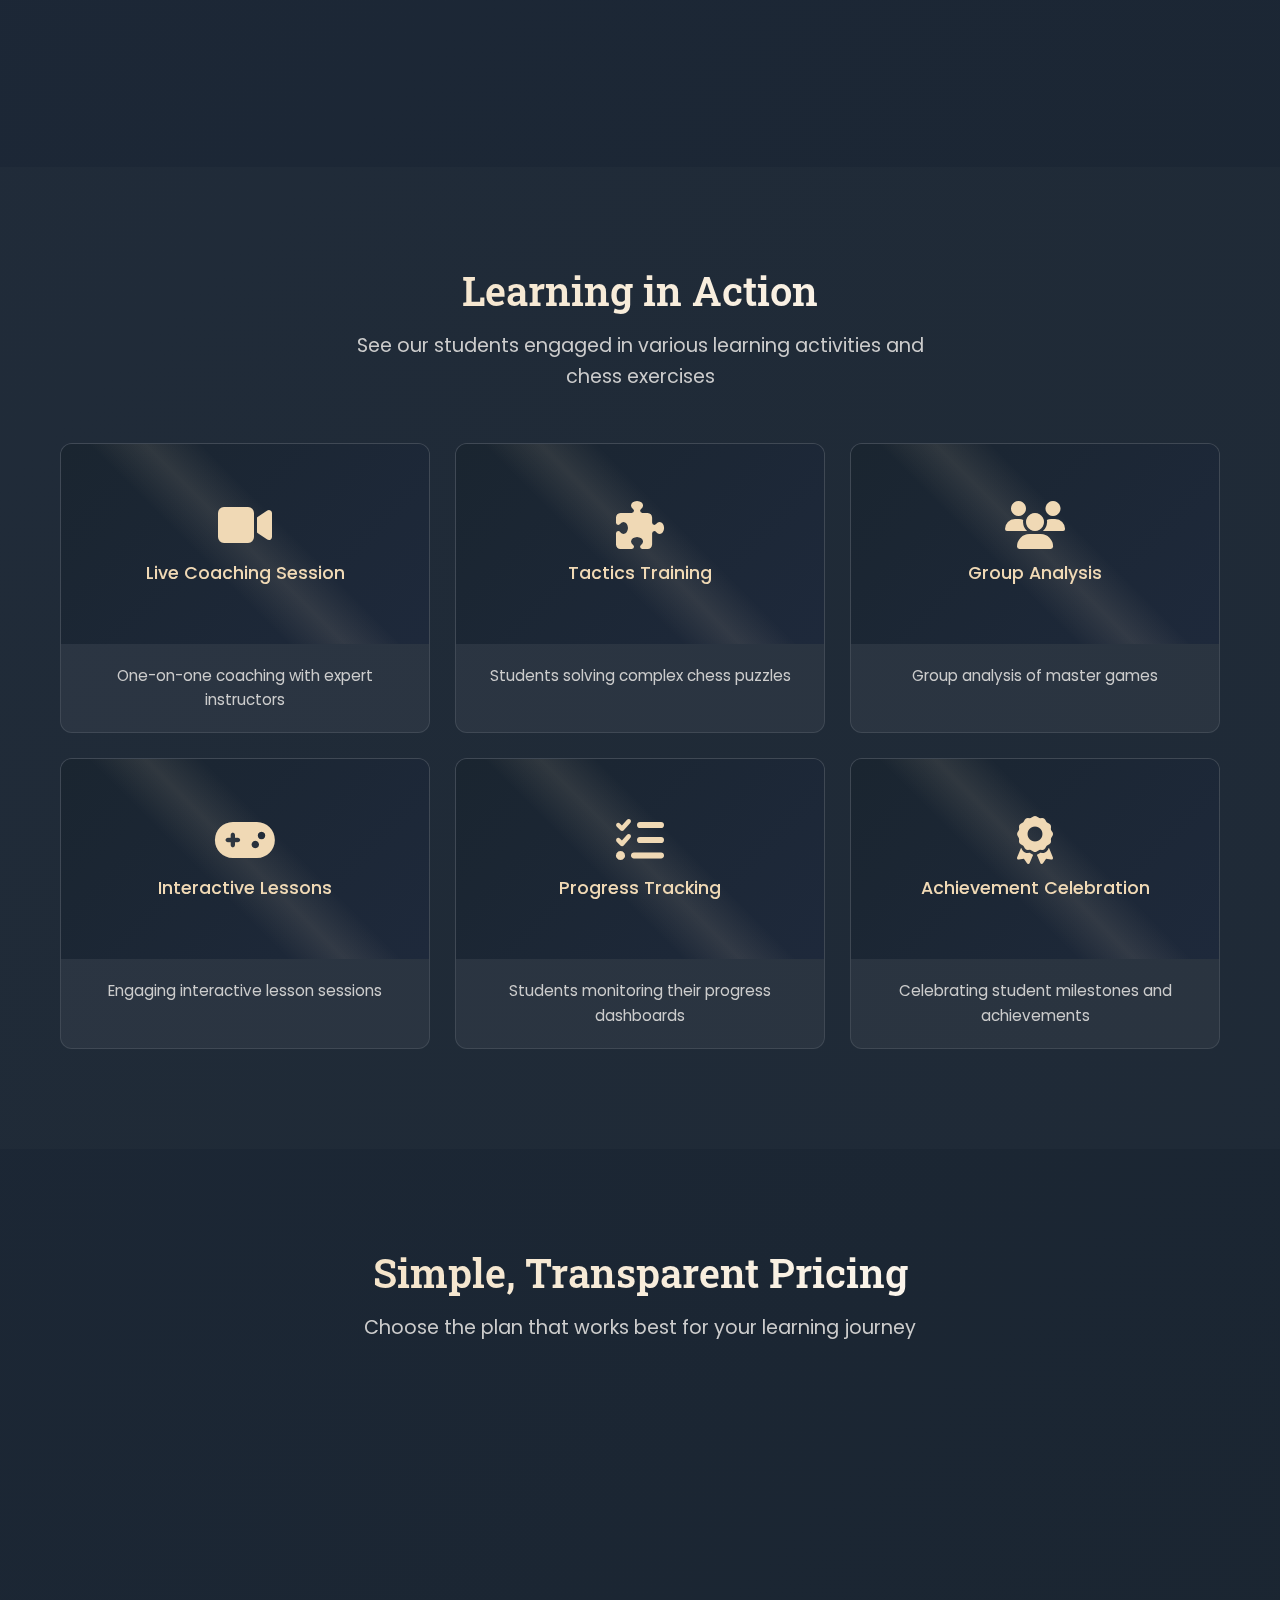
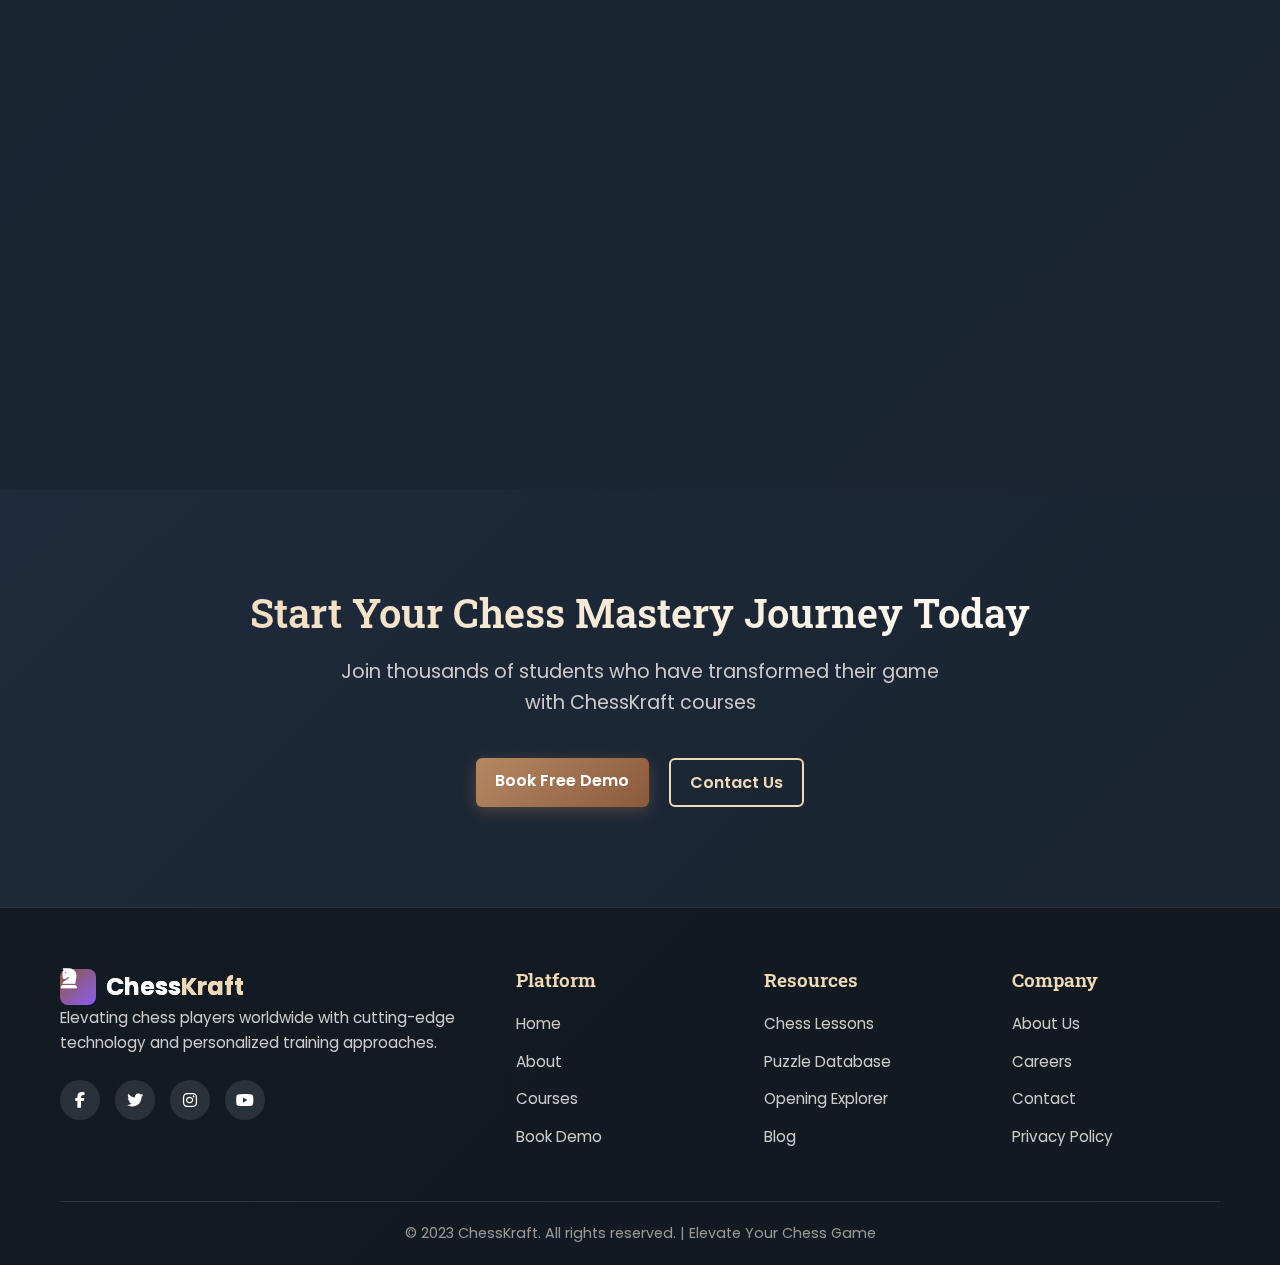
<file: courses.html>
<!DOCTYPE html>
<html lang="en">
<head>
    <meta charset="UTF-8">
    <meta name="viewport" content="width=device-width, initial-scale=1.0">
    <title>Courses - ChessKraft</title>
    <link rel="stylesheet" href="style.css">
    <link rel="stylesheet" href="courses.css">
    <link rel="stylesheet" href="https://cdnjs.cloudflare.com/ajax/libs/font-awesome/6.4.0/css/all.min.css">
    <link href="https://fonts.googleapis.com/css2?family=Poppins:wght@300;400;500;600;700&family=Roboto+Slab:wght@300;400;500;600&display=swap" rel="stylesheet">
</head>
<body>
    <!-- Animated Background -->
    <div class="animated-bg">
        <div class="chess-piece-anim piece-1">♛</div>
        <div class="chess-piece-anim piece-2">♞</div>
        <div class="chess-piece-anim piece-3">♝</div>
        <div class="chess-piece-anim piece-4">♜</div>
        <div class="floating-pawns">
            <span>♙</span><span>♙</span><span>♙</span><span>♙</span><span>♙</span>
        </div>
    </div>

    <!-- Header -->
    <header class="header">
        <div class="container">
            <nav class="nav">
                <div class="logo">
                    <i class="fas fa-chess-knight logo-icon"></i>
                    <span class="logo-text">Chess<span class="logo-accent">Kraft</span></span>
                </div>
                <ul class="nav-links">
                    <li><a href="index.html" class="nav-link">Home</a></li>
                    <li><a href="about.html" class="nav-link">About</a></li>
                    <li><a href="courses.html" class="nav-link active">Courses</a></li>
                    <li><a href="contact.html" class="nav-link">Contact</a></li>
                    <li><a href="demo.html" class="nav-link btn-nav">Free Demo</a></li>
                </ul>
                <div class="mobile-menu-btn">
                    <i class="fas fa-bars"></i>
                </div>
            </nav>
        </div>
    </header>

    <!-- Courses Hero Section -->
    <section class="courses-hero">
        <div class="container">
            <div class="courses-hero-content">
                <h1 class="courses-hero-title">Master Chess with Our Courses</h1>
                <p class="courses-hero-subtitle">Comprehensive curriculum designed for all levels - from complete beginners to tournament champions</p>
                <div class="hero-features">
                    <div class="feature">
                        <i class="fas fa-user-graduate"></i>
                        <span>Certified Coaches</span>
                    </div>
                    <div class="feature">
                        <i class="fas fa-laptop-code"></i>
                        <span>Interactive Platform</span>
                    </div>
                    <div class="feature">
                        <i class="fas fa-chart-line"></i>
                        <span>Progress Tracking</span>
                    </div>
                </div>
            </div>
        </div>
    </section>

    <!-- Course Categories -->
    <section class="course-categories">
        <div class="container">
            <h2 class="section-title">Choose Your Learning Path</h2>
            <p class="section-subtitle">Select the course that matches your current skill level and goals</p>
            
            <div class="categories-grid">
                <div class="category-card" data-category="beginner">
                    <div class="category-icon">
                        <i class="fas fa-chess-pawn"></i>
                    </div>
                    <h3>Beginner</h3>
                    <p>Start your chess journey from scratch</p>
                    <div class="category-stats">
                        <span>Age: 5-8 years</span>
                        <span>Duration: 8 weeks</span>
                    </div>
                </div>
                
                <div class="category-card" data-category="intermediate">
                    <div class="category-icon">
                        <i class="fas fa-chess-knight"></i>
                    </div>
                    <h3>Intermediate</h3>
                    <p>Build on your foundation and develop strategy</p>
                    <div class="category-stats">
                        <span>Age: 9-12 years</span>
                        <span>Duration: 12 weeks</span>
                    </div>
                </div>
                
                <div class="category-card" data-category="advanced">
                    <div class="category-icon">
                        <i class="fas fa-chess-queen"></i>
                    </div>
                    <h3>Advanced</h3>
                    <p>Master complex strategies and tournament play</p>
                    <div class="category-stats">
                        <span>Age: 13+ years</span>
                        <span>Duration: 16 weeks</span>
                    </div>
                </div>
                
                <div class="category-card" data-category="tournament">
                    <div class="category-icon">
                        <i class="fas fa-trophy"></i>
                    </div>
                    <h3>Tournament Prep</h3>
                    <p>Specialized training for competitive play</p>
                    <div class="category-stats">
                        <span>All Ages</span>
                        <span>Flexible Duration</span>
                    </div>
                </div>
            </div>
        </div>
    </section>

    <!-- Courses Grid -->
    <section class="courses-grid-section">
        <div class="container">
            <h2 class="section-title">All Courses</h2>
            <p class="section-subtitle">Browse our complete course catalog and find the perfect fit for your chess journey</p>
            
            <div class="courses-filter">
                <button class="filter-btn active" data-filter="all">All Courses</button>
                <button class="filter-btn" data-filter="beginner">Beginner</button>
                <button class="filter-btn" data-filter="intermediate">Intermediate</button>
                <button class="filter-btn" data-filter="advanced">Advanced</button>
                <button class="filter-btn" data-filter="tournament">Tournament</button>
            </div>
            
            <div class="courses-container">
                <!-- Beginner Courses -->
                <div class="course-card beginner" data-category="beginner">
                    <div class="course-header">
                        <div class="course-badge beginner">Beginner</div>
                        <div class="course-icon">
                            <i class="fas fa-chess-pawn"></i>
                        </div>
                    </div>
                    <h3>Chess Fundamentals</h3>
                    <p class="course-description">Learn the basics of chess including piece movements, basic rules, and simple strategies.</p>
                    <div class="course-details">
                        <div class="detail">
                            <i class="fas fa-clock"></i>
                            <span>8 weeks</span>
                        </div>
                        <div class="detail">
                            <i class="fas fa-user-friends"></i>
                            <span>2 sessions/week</span>
                        </div>
                        <div class="detail">
                            <i class="fas fa-chart-bar"></i>
                            <span>Beginner Level</span>
                        </div>
                    </div>
                    <ul class="course-features">
                        <li>Piece movements and values</li>
                        <li>Basic checkmates</li>
                        <li>Simple tactics</li>
                        <li>Opening principles</li>
                        <li>Interactive puzzles</li>
                    </ul>
                    <div class="course-price">
                        <span class="price">Request For Call</span>
                        <span class="period">/course</span>
                    </div>
                    <div class="course-actions">
                        <a href="demo.html" class="btn btn-primary">Enroll Now</a>
                        <button class="btn btn-outline course-info">Learn More</button>
                    </div>
                </div>
                
                <div class="course-card beginner" data-category="beginner">
                    <div class="course-header">
                        <div class="course-badge beginner">Beginner</div>
                        <div class="course-icon">
                            <i class="fas fa-chess-board"></i>
                        </div>
                    </div>
                    <h3>Fun with Chess</h3>
                    <p class="course-description">Engaging course for young beginners focusing on fun while learning chess fundamentals.</p>
                    <div class="course-details">
                        <div class="detail">
                            <i class="fas fa-clock"></i>
                            <span>6 weeks</span>
                        </div>
                        <div class="detail">
                            <i class="fas fa-user-friends"></i>
                            <span>1 session/week</span>
                        </div>
                        <div class="detail">
                            <i class="fas fa-chart-bar"></i>
                            <span>Kids 5-8 years</span>
                        </div>
                    </div>
                    <ul class="course-features">
                        <li>Story-based learning</li>
                        <li>Colorful chess sets</li>
                        <li>Game-based activities</li>
                        <li>Parent involvement</li>
                        <li>Progress certificates</li>
                    </ul>
                    <div class="course-price">
                        <span class="price">Request For Call</span>
                        <span class="period">/course</span>
                    </div>
                    <div class="course-actions">
                        <a href="demo.html" class="btn btn-primary">Enroll Now</a>
                        <button class="btn btn-outline course-info">Learn More</button>
                    </div>
                </div>
                
                <!-- Intermediate Courses -->
                <div class="course-card intermediate" data-category="intermediate">
                    <div class="course-header">
                        <div class="course-badge intermediate">Intermediate</div>
                        <div class="course-icon">
                            <i class="fas fa-chess-knight"></i>
                        </div>
                    </div>
                    <h3>Tactics Mastery</h3>
                    <p class="course-description">Develop your tactical vision and learn to spot combinations in your games.</p>
                    <div class="course-details">
                        <div class="detail">
                            <i class="fas fa-clock"></i>
                            <span>10 weeks</span>
                        </div>
                        <div class="detail">
                            <i class="fas fa-user-friends"></i>
                            <span>3 sessions/week</span>
                        </div>
                        <div class="detail">
                            <i class="fas fa-chart-bar"></i>
                            <span>Intermediate Level</span>
                        </div>
                    </div>
                    <ul class="course-features">
                        <li>Fork, pin, and skewer tactics</li>
                        <li>Discovered attacks</li>
                        <li>Double checks</li>
                        <li>Deflection techniques</li>
                        <li>500+ tactical puzzles</li>
                    </ul>
                    <div class="course-price">
                        <span class="price">Request For Call</span>
                        <span class="period">/course</span>
                    </div>
                    <div class="course-actions">
                        <a href="demo.html" class="btn btn-primary">Enroll Now</a>
                        <button class="btn btn-outline course-info">Learn More</button>
                    </div>
                </div>
                
                <div class="course-card intermediate" data-category="intermediate">
                    <div class="course-header">
                        <div class="course-badge intermediate">Intermediate</div>
                        <div class="course-icon">
                            <i class="fas fa-chess-rook"></i>
                        </div>
                    </div>
                    <h3>Strategic Play</h3>
                    <p class="course-description">Learn positional concepts and strategic planning to outplay your opponents.</p>
                    <div class="course-details">
                        <div class="detail">
                            <i class="fas fa-clock"></i>
                            <span>12 weeks</span>
                        </div>
                        <div class="detail">
                            <i class="fas fa-user-friends"></i>
                            <span>3 sessions/week</span>
                        </div>
                        <div class="detail">
                            <i class="fas fa-chart-bar"></i>
                            <span>Intermediate Level</span>
                        </div>
                    </div>
                    <ul class="course-features">
                        <li>Pawn structure principles</li>
                        <li>Piece activity and coordination</li>
                        <li>Space advantage</li>
                        <li>Weak square strategy</li>
                        <li>Strategic planning exercises</li>
                    </ul>
                    <div class="course-price">
                        <span class="price">Request For Call</span>
                        <span class="period">/course</span>
                    </div>
                    <div class="course-actions">
                        <a href="demo.html" class="btn btn-primary">Enroll Now</a>
                        <button class="btn btn-outline course-info">Learn More</button>
                    </div>
                </div>
                
                <!-- Advanced Courses -->
                <div class="course-card advanced" data-category="advanced">
                    <div class="course-header">
                        <div class="course-badge advanced">Advanced</div>
                        <div class="course-icon">
                            <i class="fas fa-chess-queen"></i>
                        </div>
                    </div>
                    <h3>Advanced Strategy</h3>
                    <p class="course-description">Master complex strategic concepts and learn from grandmaster games.</p>
                    <div class="course-details">
                        <div class="detail">
                            <i class="fas fa-clock"></i>
                            <span>16 weeks</span>
                        </div>
                        <div class="detail">
                            <i class="fas fa-user-friends"></i>
                            <span>4 sessions/week</span>
                        </div>
                        <div class="detail">
                            <i class="fas fa-chart-bar"></i>
                            <span>Advanced Level</span>
                        </div>
                    </div>
                    <ul class="course-features">
                        <li>Prophylactic thinking</li>
                        <li>Strategic exchange sacrifices</li>
                        <li>Positional pawn breaks</li>
                        <li>Grandmaster game analysis</li>
                        <li>One-on-one coaching sessions</li>
                    </ul>
                    <div class="course-price">
                        <span class="price">Request For Call</span>
                        <span class="period">/course</span>
                    </div>
                    <div class="course-actions">
                        <a href="demo.html" class="btn btn-primary">Enroll Now</a>
                        <button class="btn btn-outline course-info">Learn More</button>
                    </div>
                </div>
                
                <!-- Tournament Courses -->
                <div class="course-card tournament" data-category="tournament">
                    <div class="course-header">
                        <div class="course-badge tournament">Tournament</div>
                        <div class="course-icon">
                            <i class="fas fa-trophy"></i>
                        </div>
                    </div>
                    <h3>Tournament Preparation</h3>
                    <p class="course-description">Comprehensive preparation for chess tournaments at all levels.</p>
                    <div class="course-details">
                        <div class="detail">
                            <i class="fas fa-clock"></i>
                            <span>Flexible</span>
                        </div>
                        <div class="detail">
                            <i class="fas fa-user-friends"></i>
                            <span>Custom schedule</span>
                        </div>
                        <div class="detail">
                            <i class="fas fa-chart-bar"></i>
                            <span>All Levels</span>
                        </div>
                    </div>
                    <ul class="course-features">
                        <li>Opening repertoire development</li>
                        <li>Time management strategies</li>
                        <li>Psychological preparation</li>
                        <li>Mock tournament simulations</li>
                        <li>Post-game analysis sessions</li>
                    </ul>
                    <div class="course-price">
                        <span class="price">Custom</span>
                        <span class="period">Pricing</span>
                    </div>
                    <div class="course-actions">
                        <a href="demo.html" class="btn btn-primary">Get Quote</a>
                        <button class="btn btn-outline course-info">Learn More</button>
                    </div>
                </div>
            </div>
        </div>
    </section>

    <!-- Course Gallery -->
    <section class="course-gallery">
        <div class="container">
            <h2 class="section-title">Learning in Action</h2>
            <p class="section-subtitle">See our students engaged in various learning activities and chess exercises</p>
            
            <div class="gallery-container">
                <div class="gallery-grid">
                    <div class="gallery-item">
                        <div class="gallery-image">
                            <div class="image-placeholder">
                                <i class="fas fa-video"></i>
                                <span>Live Coaching Session</span>
                            </div>
                        </div>
                        <div class="gallery-caption">One-on-one coaching with expert instructors</div>
                    </div>
                    
                    <div class="gallery-item">
                        <div class="gallery-image">
                            <div class="image-placeholder">
                                <i class="fas fa-puzzle-piece"></i>
                                <span>Tactics Training</span>
                            </div>
                        </div>
                        <div class="gallery-caption">Students solving complex chess puzzles</div>
                    </div>
                    
                    <div class="gallery-item">
                        <div class="gallery-image">
                            <div class="image-placeholder">
                                <i class="fas fa-users"></i>
                                <span>Group Analysis</span>
                            </div>
                        </div>
                        <div class="gallery-caption">Group analysis of master games</div>
                    </div>
                    
                    <div class="gallery-item">
                        <div class="gallery-image">
                            <div class="image-placeholder">
                                <i class="fas fa-gamepad"></i>
                                <span>Interactive Lessons</span>
                            </div>
                        </div>
                        <div class="gallery-caption">Engaging interactive lesson sessions</div>
                    </div>
                    
                    <div class="gallery-item">
                        <div class="gallery-image">
                            <div class="image-placeholder">
                                <i class="fas fa-tasks"></i>
                                <span>Progress Tracking</span>
                            </div>
                        </div>
                        <div class="gallery-caption">Students monitoring their progress dashboards</div>
                    </div>
                    
                    <div class="gallery-item">
                        <div class="gallery-image">
                            <div class="image-placeholder">
                                <i class="fas fa-award"></i>
                                <span>Achievement Celebration</span>
                            </div>
                        </div>
                        <div class="gallery-caption">Celebrating student milestones and achievements</div>
                    </div>
                </div>
            </div>
        </div>
    </section>

    <!-- Pricing Section -->
    <section class="pricing-section">
        <div class="container">
            <h2 class="section-title">Simple, Transparent Pricing</h2>
            <p class="section-subtitle">Choose the plan that works best for your learning journey</p>
            
            <div class="pricing-grid">
                <div class="pricing-card">
                    <div class="pricing-header">
                        <h3>Basic Plan</h3>
                        <div class="price">
                            <span class="amount">Request For Call</span>
                            <span class="period">/month</span>
                        </div>
                    </div>
                    <ul class="pricing-features">
                        <li>Access to basic course materials</li>
                        <li>Weekly group sessions</li>
                        <li>Email support</li>
                        <li>Progress tracking</li>
                        <li class="excluded">One-on-one coaching</li>
                        <li class="excluded">Tournament preparation</li>
                    </ul>
                    <a href="demo.html" class="btn btn-outline">Start Basic</a>
                </div>
                
                <div class="pricing-card featured">
                    <div class="pricing-badge">Most Popular</div>
                    <div class="pricing-header">
                        <h3>Pro Plan</h3>
                        <div class="price">
                            <span class="amount">Request For Call</span>
                            <span class="period">/month</span>
                        </div>
                    </div>
                    <ul class="pricing-features">
                        <li>All basic features</li>
                        <li>Two one-on-one sessions/month</li>
                        <li>Priority email support</li>
                        <li>Advanced analytics</li>
                        <li>Tournament preparation</li>
                        <li>Certificate of completion</li>
                    </ul>
                    <a href="demo.html" class="btn btn-primary">Go Pro</a>
                </div>
                
                <div class="pricing-card">
                    <div class="pricing-header">
                        <h3>Elite Plan</h3>
                        <div class="price">
                            <span class="amount">Request For Call</span>
                            <span class="period">/month</span>
                        </div>
                    </div>
                    <ul class="pricing-features">
                        <li>All pro features</li>
                        <li>Weekly one-on-one coaching</li>
                        <li>24/7 priority support</li>
                        <li>Custom training plan</li>
                        <li>Tournament entry support</li>
                        <li>Master class workshops</li>
                    </ul>
                    <a href="demo.html" class="btn btn-outline">Go Elite</a>
                </div>
            </div>
        </div>
    </section>

    <!-- CTA Section -->
    <section class="courses-cta">
        <div class="container">
            <div class="cta-content">
                <h2>Start Your Chess Mastery Journey Today</h2>
                <p>Join thousands of students who have transformed their game with ChessKraft courses</p>
                <div class="cta-buttons">
                    <a href="demo.html" class="btn btn-primary">Book Free Demo</a>
                    <a href="contact.html" class="btn btn-secondary">Contact Us</a>
                </div>
            </div>
        </div>
    </section>

    <!-- Footer -->
    <footer class="footer">
        <div class="container">
            <div class="footer-content">
                <div class="footer-section">
                    <div class="logo">
                        <i class="fas fa-chess-knight logo-icon"></i>
                        <span class="logo-text">Chess<span class="logo-accent">Kraft</span></span>
                    </div>
                    <p>Elevating chess players worldwide with cutting-edge technology and personalized training approaches.</p>
                    <div class="social-links">
                        <a href="#"><i class="fab fa-facebook-f"></i></a>
                        <a href="#"><i class="fab fa-twitter"></i></a>
                        <a href="#"><i class="fab fa-instagram"></i></a>
                        <a href="#"><i class="fab fa-youtube"></i></a>
                    </div>
                </div>
                <div class="footer-section">
                    <h4>Platform</h4>
                    <ul>
                        <li><a href="index.html">Home</a></li>
                        <li><a href="about.html">About</a></li>
                        <li><a href="courses.html">Courses</a></li>
                        <li><a href="demo.html">Book Demo</a></li>
                    </ul>
                </div>
                <div class="footer-section">
                    <h4>Resources</h4>
                    <ul>
                        <li><a href="#">Chess Lessons</a></li>
                        <li><a href="#">Puzzle Database</a></li>
                        <li><a href="#">Opening Explorer</a></li>
                        <li><a href="#">Blog</a></li>
                    </ul>
                </div>
                <div class="footer-section">
                    <h4>Company</h4>
                    <ul>
                        <li><a href="#">About Us</a></li>
                        <li><a href="#">Careers</a></li>
                        <li><a href="contact.html">Contact</a></li>
                        <li><a href="#">Privacy Policy</a></li>
                    </ul>
                </div>
            </div>
            <div class="footer-bottom">
                <p>&copy; 2023 ChessKraft. All rights reserved. | Elevate Your Chess Game</p>
            </div>
        </div>
    </footer>

    <script src="script.js"></script>
    <script src="courses.js"></script>
</body>
</html>
</file>
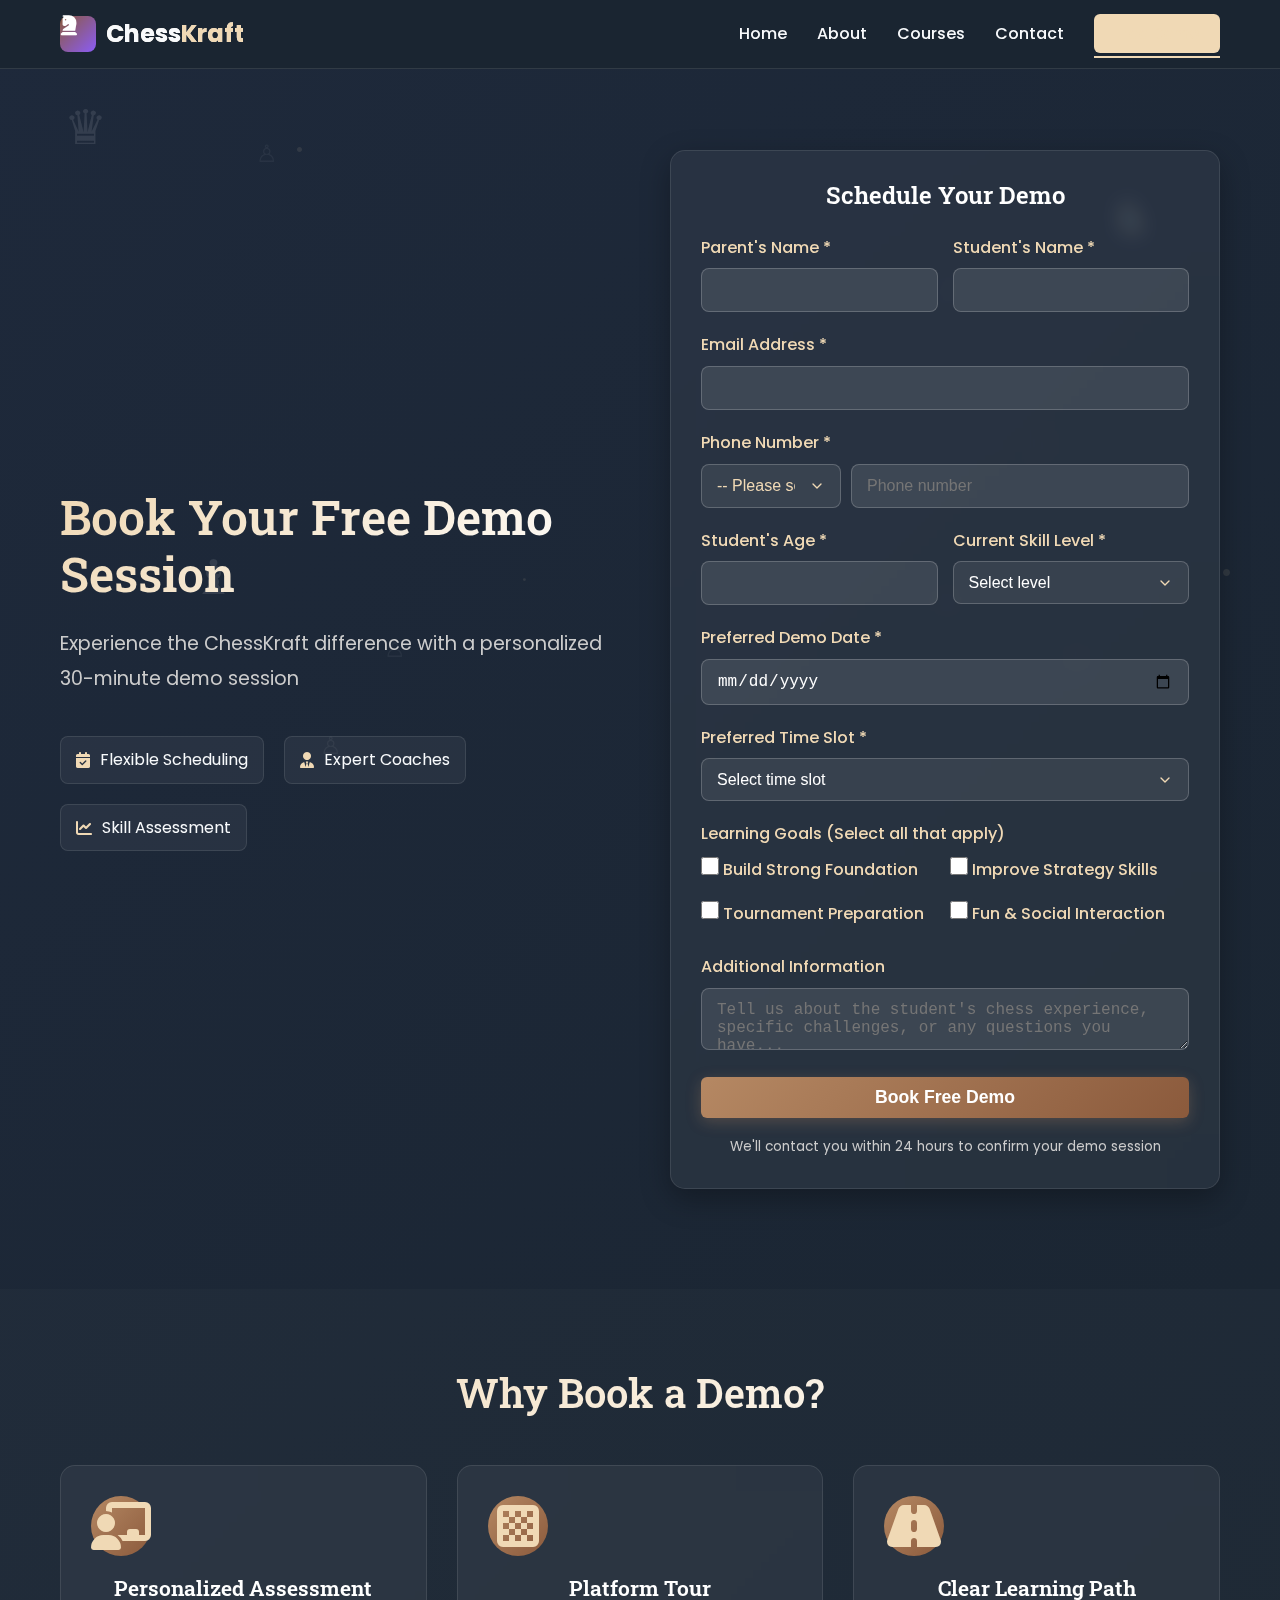
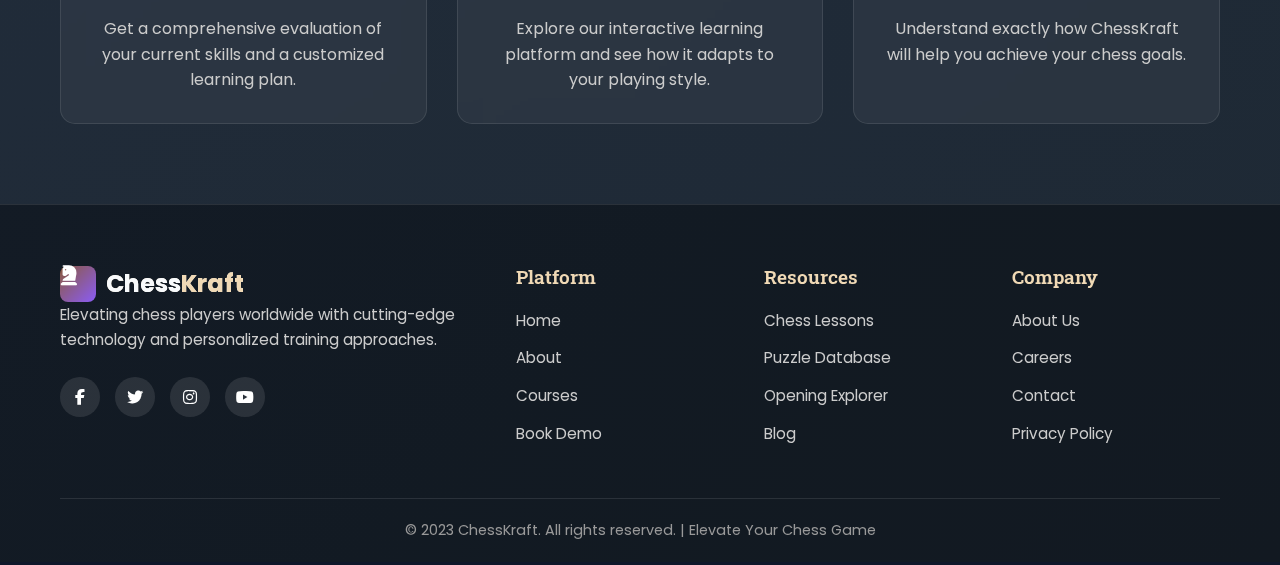
<file: demo.html>
<!DOCTYPE html>
<html lang="en">
<head>
    <meta charset="UTF-8">
    <meta name="viewport" content="width=device-width, initial-scale=1.0">
    <title>Book Free Demo - ChessKraft</title>
    <link rel="stylesheet" href="style.css">
    <link rel="stylesheet" href="https://cdnjs.cloudflare.com/ajax/libs/font-awesome/6.4.0/css/all.min.css">
    <link href="https://fonts.googleapis.com/css2?family=Poppins:wght@300;400;500;600;700&family=Roboto+Slab:wght@300;400;500;600&display=swap" rel="stylesheet">
</head>
<body>
    <!-- Animated Background -->
    <div class="animated-bg">
        <div class="chess-piece-anim piece-1">♛</div>
        <div class="chess-piece-anim piece-2">♞</div>
        <div class="chess-piece-anim piece-3">♝</div>
        <div class="floating-pawns">
            <span>♙</span><span>♙</span><span>♙</span><span>♙</span><span>♙</span>
        </div>
    </div>

    <!-- Header -->
    <header class="header">
        <div class="container">
            <nav class="nav">
                <div class="logo">
                    <i class="fas fa-chess-knight logo-icon"></i>
                    <span class="logo-text">Chess<span class="logo-accent">Kraft</span></span>
                </div>
                <ul class="nav-links">
                    <li><a href="index.html" class="nav-link">Home</a></li>
                    <li><a href="about.html" class="nav-link">About</a></li>
                    <li><a href="courses.html" class="nav-link">Courses</a></li>
                    <li><a href="contact.html" class="nav-link">Contact</a></li>
                    <li><a href="demo.html" class="nav-link btn-nav active">Free Demo</a></li>
                </ul>
                <div class="mobile-menu-btn">
                    <i class="fas fa-bars"></i>
                </div>
            </nav>
        </div>
    </header>

    <!-- Demo Hero Section -->
    <section class="demo-hero">
        <div class="container">
            <div class="demo-hero-content">
                <div class="demo-hero-text">
                    <h1>Book Your Free Demo Session</h1>
                    <p>Experience the ChessKraft difference with a personalized 30-minute demo session</p>
                    <div class="demo-features">
                        <div class="demo-feature">
                            <i class="fas fa-calendar-check"></i>
                            <span>Flexible Scheduling</span>
                        </div>
                        <div class="demo-feature">
                            <i class="fas fa-user-tie"></i>
                            <span>Expert Coaches</span>
                        </div>
                        <div class="demo-feature">
                            <i class="fas fa-chart-line"></i>
                            <span>Skill Assessment</span>
                        </div>
                    </div>
                </div>
                <div class="demo-form-container">
                    <div class="demo-form">
                        <h3>Schedule Your Demo</h3>
                        <form id="demoForm" action="https://api.web3forms.com/submit" method="POST">
                            <input type="hidden" name="access_key" value="f259bacc-4666-4aee-961e-53c46dcbe6c3">
                            <input type="hidden" name="subject" value="New ChessKraft Demo Request">
                            <input type="hidden" name="from_name" value="ChessKraft Website">
                            <input type="checkbox" name="botcheck" style="display: none;">
                            
                            <div class="form-row">
                                <div class="form-group">
                                    <label for="parentName">Parent's Name *</label>
                                    <input type="text" id="parentName" name="parentName" class="form-control" required>
                                </div>
                                <div class="form-group">
                                    <label for="studentName">Student's Name *</label>
                                    <input type="text" id="studentName" name="studentName" class="form-control" required>
                                </div>
                            </div>
                            
                            <div class="form-group">
                                <label for="email">Email Address *</label>
                                <input type="email" id="email" name="email" class="form-control" required>
                            </div>
                            
                            <div class="form-group">
                                <label for="phone">Phone Number *</label>
                                <div class="phone-input-group">
                                    <select id="countryCode" name="countryCode" class="form-control country-code" required>
                                        <option value="">-- Please select your country --</option>
                        <option value="AF">Afghanistan</option>
                        <option value="AL">Albania</option>
                        <option value="DZ">Algeria</option>
                        <option value="AS">American Samoa</option>
                        <option value="AD">Andorra</option>
                        <option value="AO">Angola</option>
                        <option value="AI">Anguilla</option>
                        <option value="AQ">Antarctica</option>
                        <option value="AG">Antigua and Barbuda</option>
                        <option value="AR">Argentina</option>
                        <option value="AM">Armenia</option>
                        <option value="AW">Aruba</option>
                        <option value="AU">Australia</option>
                        <option value="AT">Austria</option>
                        <option value="AZ">Azerbaijan</option>
                        <option value="BS">Bahamas</option>
                        <option value="BH">Bahrain</option>
                        <option value="BD">Bangladesh</option>
                        <option value="BB">Barbados</option>
                        <option value="BY">Belarus</option>
                        <option value="BE">Belgium</option>
                        <option value="BZ">Belize</option>
                        <option value="BJ">Benin</option>
                        <option value="BM">Bermuda</option>
                        <option value="BT">Bhutan</option>
                        <option value="BO">Bolivia</option>
                        <option value="BA">Bosnia and Herzegovina</option>
                        <option value="BW">Botswana</option>
                        <option value="BV">Bouvet Island</option>
                        <option value="BR">Brazil</option>
                        <option value="IO">British Indian Ocean Territory</option>
                        <option value="BN">Brunei Darussalam</option>
                        <option value="BG">Bulgaria</option>
                        <option value="BF">Burkina Faso</option>
                        <option value="BI">Burundi</option>
                        <option value="KH">Cambodia</option>
                        <option value="CM">Cameroon</option>
                        <option value="CA">Canada</option>
                        <option value="CV">Cape Verde</option>
                        <option value="KY">Cayman Islands</option>
                        <option value="CF">Central African Republic</option>
                        <option value="TD">Chad</option>
                        <option value="CL">Chile</option>
                        <option value="CN">China</option>
                        <option value="CX">Christmas Island</option>
                        <option value="CC">Cocos (Keeling) Islands</option>
                        <option value="CO">Colombia</option>
                        <option value="KM">Comoros</option>
                        <option value="CG">Congo</option>
                        <option value="CD">Congo, the Democratic Republic of the</option>
                        <option value="CK">Cook Islands</option>
                        <option value="CR">Costa Rica</option>
                        <option value="CI">Côte d'Ivoire</option>
                        <option value="HR">Croatia</option>
                        <option value="CU">Cuba</option>
                        <option value="CY">Cyprus</option>
                        <option value="CZ">Czech Republic</option>
                        <option value="DK">Denmark</option>
                        <option value="DJ">Djibouti</option>
                        <option value="DM">Dominica</option>
                        <option value="DO">Dominican Republic</option>
                        <option value="EC">Ecuador</option>
                        <option value="EG">Egypt</option>
                        <option value="SV">El Salvador</option>
                        <option value="GQ">Equatorial Guinea</option>
                        <option value="ER">Eritrea</option>
                        <option value="EE">Estonia</option>
                        <option value="ET">Ethiopia</option>
                        <option value="FK">Falkland Islands (Malvinas)</option>
                        <option value="FO">Faroe Islands</option>
                        <option value="FJ">Fiji</option>
                        <option value="FI">Finland</option>
                        <option value="FR">France</option>
                        <option value="GF">French Guiana</option>
                        <option value="PF">French Polynesia</option>
                        <option value="TF">French Southern Territories</option>
                        <option value="GA">Gabon</option>
                        <option value="GM">Gambia</option>
                        <option value="GE">Georgia</option>
                        <option value="DE">Germany</option>
                        <option value="GH">Ghana</option>
                        <option value="GI">Gibraltar</option>
                        <option value="GR">Greece</option>
                        <option value="GL">Greenland</option>
                        <option value="GD">Grenada</option>
                        <option value="GP">Guadeloupe</option>
                        <option value="GU">Guam</option>
                        <option value="GT">Guatemala</option>
                        <option value="GN">Guinea</option>
                        <option value="GW">Guinea-Bissau</option>
                        <option value="GY">Guyana</option>
                        <option value="HT">Haiti</option>
                        <option value="HM">Heard Island and McDonald Islands</option>
                        <option value="VA">Holy See (Vatican City State)</option>
                        <option value="HN">Honduras</option>
                        <option value="HK">Hong Kong</option>
                        <option value="HU">Hungary</option>
                        <option value="IS">Iceland</option>
                        <option value="IN">India</option>
                        <option value="ID">Indonesia</option>
                        <option value="IR">Iran, Islamic Republic of</option>
                        <option value="IQ">Iraq</option>
                        <option value="IE">Ireland</option>
                        <option value="IL">Israel</option>
                        <option value="IT">Italy</option>
                        <option value="JM">Jamaica</option>
                        <option value="JP">Japan</option>
                        <option value="JO">Jordan</option>
                        <option value="KZ">Kazakhstan</option>
                        <option value="KE">Kenya</option>
                        <option value="KI">Kiribati</option>
                        <option value="KP">Korea, Democratic People's Republic of</option>
                        <option value="KR">Korea, Republic of</option>
                        <option value="KW">Kuwait</option>
                        <option value="KG">Kyrgyzstan</option>
                        <option value="LA">Lao People's Democratic Republic</option>
                        <option value="LV">Latvia</option>
                        <option value="LB">Lebanon</option>
                        <option value="LS">Lesotho</option>
                        <option value="LR">Liberia</option>
                        <option value="LY">Libyan Arab Jamahiriya</option>
                        <option value="LI">Liechtenstein</option>
                        <option value="LT">Lithuania</option>
                        <option value="LU">Luxembourg</option>
                        <option value="MO">Macao</option>
                        <option value="MK">Macedonia, the former Yugoslav Republic of</option>
                        <option value="MG">Madagascar</option>
                        <option value="MW">Malawi</option>
                        <option value="MY">Malaysia</option>
                        <option value="MV">Maldives</option>
                        <option value="ML">Mali</option>
                        <option value="MT">Malta</option>
                        <option value="MH">Marshall Islands</option>
                        <option value="MQ">Martinique</option>
                        <option value="MR">Mauritania</option>
                        <option value="MU">Mauritius</option>
                        <option value="YT">Mayotte</option>
                        <option value="MX">Mexico</option>
                        <option value="FM">Micronesia, Federated States of</option>
                        <option value="MD">Moldova, Republic of</option>
                        <option value="MC">Monaco</option>
                        <option value="MN">Mongolia</option>
                        <option value="MS">Montserrat</option>
                        <option value="MA">Morocco</option>
                        <option value="MZ">Mozambique</option>
                        <option value="MM">Myanmar</option>
                        <option value="NA">Namibia</option>
                        <option value="NR">Nauru</option>
                        <option value="NP">Nepal</option>
                        <option value="NL">Netherlands</option>
                        <option value="AN">Netherlands Antilles</option>
                        <option value="NC">New Caledonia</option>
                        <option value="NZ">New Zealand</option>
                        <option value="NI">Nicaragua</option>
                        <option value="NE">Niger</option>
                        <option value="NG">Nigeria</option>
                        <option value="NU">Niue</option>
                        <option value="NF">Norfolk Island</option>
                        <option value="MP">Northern Mariana Islands</option>
                        <option value="NO">Norway</option>
                        <option value="OM">Oman</option>
                        <option value="PK">Pakistan</option>
                        <option value="PW">Palau</option>
                        <option value="PS">Palestinian Territory, Occupied</option>
                        <option value="PA">Panama</option>
                        <option value="PG">Papua New Guinea</option>
                        <option value="PY">Paraguay</option>
                        <option value="PE">Peru</option>
                        <option value="PH">Philippines</option>
                        <option value="PN">Pitcairn</option>
                        <option value="PL">Poland</option>
                        <option value="PT">Portugal</option>
                        <option value="PR">Puerto Rico</option>
                        <option value="QA">Qatar</option>
                        <option value="RE">Reunion</option>
                        <option value="RO">Romania</option>
                        <option value="RU">Russian Federation</option>
                        <option value="RW">Rwanda</option>
                        <option value="SH">Saint Helena</option>
                        <option value="KN">Saint Kitts and Nevis</option>
                        <option value="LC">Saint Lucia</option>
                        <option value="PM">Saint Pierre and Miquelon</option>
                        <option value="VC">Saint Vincent and the Grenadines</option>
                        <option value="WS">Samoa</option>
                        <option value="SM">San Marino</option>
                        <option value="ST">Sao Tome and Principe</option>
                        <option value="SA">Saudi Arabia</option>
                        <option value="SN">Senegal</option>
                        <option value="CS">Serbia and Montenegro</option>
                        <option value="SC">Seychelles</option>
                        <option value="SL">Sierra Leone</option>
                        <option value="SG">Singapore</option>
                        <option value="SK">Slovakia</option>
                        <option value="SI">Slovenia</option>
                        <option value="SB">Solomon Islands</option>
                        <option value="SO">Somalia</option>
                        <option value="ZA">South Africa</option>
                        <option value="GS">South Georgia and the South Sandwich Islands</option>
                        <option value="ES">Spain</option>
                        <option value="LK">Sri Lanka</option>
                        <option value="SD">Sudan</option>
                        <option value="SR">Suriname</option>
                        <option value="SJ">Svalbard and Jan Mayen</option>
                        <option value="SZ">Swaziland</option>
                        <option value="SE">Sweden</option>
                        <option value="CH">Switzerland</option>
                        <option value="SY">Syrian Arab Republic</option>
                        <option value="TW">Taiwan, Province of China</option>
                        <option value="TJ">Tajikistan</option>
                        <option value="TZ">Tanzania, United Republic of</option>
                        <option value="TH">Thailand</option>
                        <option value="TL">Timor-Leste</option>
                        <option value="TG">Togo</option>
                        <option value="TK">Tokelau</option>
                        <option value="TO">Tonga</option>
                        <option value="TT">Trinidad and Tobago</option>
                        <option value="TN">Tunisia</option>
                        <option value="TR">Turkey</option>
                        <option value="TM">Turkmenistan</option>
                        <option value="TC">Turks and Caicos Islands</option>
                        <option value="TV">Tuvalu</option>
                        <option value="UG">Uganda</option>
                        <option value="UA">Ukraine</option>
                        <option value="AE">United Arab Emirates</option>
                        <option value="GB">United Kingdom</option>
                        <option value="US">United States</option>
                        <option value="UM">United States Minor Outlying Islands</option>
                        <option value="UY">Uruguay</option>
                        <option value="UZ">Uzbekistan</option>
                        <option value="VU">Vanuatu</option>
                        <option value="VE">Venezuela</option>
                        <option value="VN">Viet Nam</option>
                        <option value="VG">Virgin Islands, British</option>
                        <option value="VI">Virgin Islands, U.S.</option>
                        <option value="WF">Wallis and Futuna</option>
                        <option value="EH">Western Sahara</option>
                        <option value="YE">Yemen</option>
                        <option value="ZM">Zambia</option>
                        <option value="ZW">Zimbabwe</option>

                                        
                                    </select>
                                    <input type="tel" id="phone" name="phone" class="form-control phone-number" placeholder="Phone number" required>
                                </div>
                                
                            </div>
                            
                            <div class="form-row">
                                <div class="form-group">
                                    <label for="studentAge">Student's Age *</label>
                                    <input type="number" id="studentAge" name="studentAge" class="form-control" min="4" max="50" required>
                                </div>
                                <div class="form-group">
                                    <label for="skillLevel">Current Skill Level *</label>
                                    <select id="skillLevel" name="skillLevel" class="form-control" required>
                                        <option value="">Select level</option>
                                        <option value="beginner">Beginner (Just starting)</option>
                                        <option value="novice">Novice (Knows basic rules)</option>
                                        <option value="intermediate">Intermediate (Can play complete games)</option>
                                        <option value="advanced">Advanced (Tournament experience)</option>
                                    </select>
                                </div>
                            </div>
                            
                            <div class="form-group">
                                <label for="preferredDate">Preferred Demo Date *</label>
                                <input type="date" id="preferredDate" name="preferredDate" class="form-control" required>
                            </div>
                            
                            <div class="form-group">
                                <label for="preferredTime">Preferred Time Slot *</label>
                                <select id="preferredTime" name="preferredTime" class="form-control" required>
                                    <option value="">Select time slot</option>
                                    <option value="morning">Morning (9 AM - 12 PM)</option>
                                    <option value="afternoon">Afternoon (12 PM - 4 PM)</option>
                                    <option value="evening">Evening (4 PM - 7 PM)</option>
                                    <option value="weekend">Weekend (Flexible)</option>
                                </select>
                            </div>
                            
                            <div class="form-group">
                                <label>Learning Goals (Select all that apply)</label>
                                <div class="interests-grid">
                                    <label class="interest-option">
                                        <input type="checkbox" name="goals" value="foundation"> Build Strong Foundation
                                    </label>
                                    <label class="interest-option">
                                        <input type="checkbox" name="goals" value="strategy"> Improve Strategy Skills
                                    </label>
                                    <label class="interest-option">
                                        <input type="checkbox" name="goals" value="tournament"> Tournament Preparation
                                    </label>
                                    <label class="interest-option">
                                        <input type="checkbox" name="goals" value="fun"> Fun & Social Interaction
                                    </label>
                                </div>
                            </div>
                            
                            <div class="form-group">
                                <label for="message">Additional Information</label>
                                <textarea id="message" name="message" class="form-control" placeholder="Tell us about the student's chess experience, specific challenges, or any questions you have..."></textarea>
                            </div>
                            
                            <button type="submit" class="btn btn-primary btn-full">
                                <span class="btn-text">Book Free Demo</span>
                                <div class="btn-loading">
                                    <i class="fas fa-spinner fa-spin"></i> Booking...
                                </div>
                            </button>
                            
                            <div class="form-note">
                                <small>We'll contact you within 24 hours to confirm your demo session</small>
                            </div>
                        </form>
                    </div>
                </div>
            </div>
        </div>
    </section>

    <!-- Demo Benefits -->
    <section class="demo-benefits">
        <div class="container">
            <h2>Why Book a Demo?</h2>
            <div class="benefits-grid">
                <div class="benefit-card">
                    <div class="benefit-icon">
                        <i class="fas fa-chalkboard-teacher"></i>
                    </div>
                    <h3>Personalized Assessment</h3>
                    <p>Get a comprehensive evaluation of your current skills and a customized learning plan.</p>
                </div>
                <div class="benefit-card">
                    <div class="benefit-icon">
                        <i class="fas fa-chess-board"></i>
                    </div>
                    <h3>Platform Tour</h3>
                    <p>Explore our interactive learning platform and see how it adapts to your playing style.</p>
                </div>
                <div class="benefit-card">
                    <div class="benefit-icon">
                        <i class="fas fa-road"></i>
                    </div>
                    <h3>Clear Learning Path</h3>
                    <p>Understand exactly how ChessKraft will help you achieve your chess goals.</p>
                </div>
            </div>
        </div>
    </section>

    <!-- Footer -->
    <footer class="footer">
        <div class="container">
            <div class="footer-content">
                <div class="footer-section">
                    <div class="logo">
                        <i class="fas fa-chess-knight logo-icon"></i>
                        <span class="logo-text">Chess<span class="logo-accent">Kraft</span></span>
                    </div>
                    <p>Elevating chess players worldwide with cutting-edge technology and personalized training approaches.</p>
                    <div class="social-links">
                        <a href="#"><i class="fab fa-facebook-f"></i></a>
                        <a href="#"><i class="fab fa-twitter"></i></a>
                        <a href="#"><i class="fab fa-instagram"></i></a>
                        <a href="#"><i class="fab fa-youtube"></i></a>
                    </div>
                </div>
                <div class="footer-section">
                    <h4>Platform</h4>
                    <ul>
                        <li><a href="index.html">Home</a></li>
                        <li><a href="about.html">About</a></li>
                        <li><a href="courses.html">Courses</a></li>
                        <li><a href="demo.html">Book Demo</a></li>
                    </ul>
                </div>
                <div class="footer-section">
                    <h4>Resources</h4>
                    <ul>
                        <li><a href="#">Chess Lessons</a></li>
                        <li><a href="#">Puzzle Database</a></li>
                        <li><a href="#">Opening Explorer</a></li>
                        <li><a href="#">Blog</a></li>
                    </ul>
                </div>
                <div class="footer-section">
                    <h4>Company</h4>
                    <ul>
                        <li><a href="#">About Us</a></li>
                        <li><a href="#">Careers</a></li>
                        <li><a href="contact.html">Contact</a></li>
                        <li><a href="#">Privacy Policy</a></li>
                    </ul>
                </div>
            </div>
            <div class="footer-bottom">
                <p>&copy; 2023 ChessKraft. All rights reserved. | Elevate Your Chess Game</p>
            </div>
        </div>
    </footer>

    <script src="script.js"></script>
    <script src="animations.js"></script>
</body>
</html>
</file>
<file: style.css>
/* Base Styles */
:root {
    --primary-dark: #1a2530;
    --primary: #2c3e50;
    --secondary: #3498db;
    --accent: #e74c3c;
    --light-square: #f0d9b5;
    --dark-square: #b58863;
    --text-light: #ecf0f1;
    --text-dark: #2c3e50;
    --success: #2ecc71;
    --warning: #f39c12;
    --gradient: linear-gradient(135deg, var(--primary) 0%, var(--primary-dark) 100%);
    --shadow: 0 10px 30px rgba(0, 0, 0, 0.3);
    --transition: all 0.3s ease;
}

* {
    margin: 0;
    padding: 0;
    box-sizing: border-box;
}

html {
    scroll-behavior: smooth;
}

body {
    font-family: 'Poppins', sans-serif;
    background: var(--gradient);
    color: var(--text-light);
    line-height: 1.6;
    overflow-x: hidden;
}

.container {
    max-width: 1200px;
    margin: 0 auto;
    padding: 0 20px;
}

/* Typography */
h1, h2, h3, h4, h5, h6 {
    font-family: 'Roboto Slab', serif;
    font-weight: 600;
    line-height: 1.2;
}

.section-title {
    font-size: 2.5rem;
    margin-bottom: 1rem;
    background: linear-gradient(135deg, var(--light-square), #fff);
    -webkit-background-clip: text;
    background-clip: text;
    color: transparent;
    text-align: center;
}

.section-subtitle {
    font-size: 1.2rem;
    color: #ccc;
    text-align: center;
    max-width: 600px;
    margin: 0 auto 3rem;
}

/* Buttons */
.btn {
    display: inline-block;
    padding: 12px 30px;
    border-radius: 8px;
    text-decoration: none;
    font-weight: 600;
    transition: var(--transition);
    border: none;
    cursor: pointer;
    font-size: 1rem;
    text-align: center;
}

.btn-primary {
    background: linear-gradient(135deg, var(--dark-square), #8b5a3c);
    color: white;
    box-shadow: 0 4px 15px rgba(181, 136, 99, 0.3);
}

.btn-primary:hover {
    transform: translateY(-3px);
    box-shadow: 0 8px 25px rgba(181, 136, 99, 0.4);
}

.btn-secondary {
    background: transparent;
    color: var(--light-square);
    border: 2px solid var(--light-square);
}

.btn-secondary:hover {
    background: var(--light-square);
    color: var(--primary-dark);
    transform: translateY(-3px);
}

.btn-course {
    background: transparent;
    color: var(--light-square);
    border: 2px solid var(--light-square);
    width: 100%;
    margin-top: auto;
}

.btn-course:hover {
    background: var(--light-square);
    color: var(--primary-dark);
}

.btn-outline {
    background: transparent;
    color: var(--light-square);
    border: 2px solid var(--light-square);
    padding: 10px 25px;
}

.btn-outline:hover {
    background: var(--light-square);
    color: var(--primary-dark);
}

.btn-nav {
    background: var(--light-square);
    color: var(--primary-dark);
    padding: 8px 20px;
    border-radius: 6px;
    font-weight: 600;
}

.btn-nav:hover {
    background: #e6c9a0;
    transform: translateY(-2px);
}

/* Header & Navigation */
.header {
    position: fixed;
    top: 0;
    left: 0;
    width: 100%;
    background: rgba(26, 37, 48, 0.95);
    backdrop-filter: blur(10px);
    z-index: 1000;
    padding: 15px 0;
    border-bottom: 1px solid rgba(255, 255, 255, 0.1);
}

.nav {
    display: flex;
    justify-content: space-between;
    align-items: center;
}

.logo {
    display: flex;
    align-items: center;
    gap: 10px;
    font-size: 1.5rem;
    font-weight: 700;
}

.logo-icon {
    color: var(--light-square);
    font-size: 1.8rem;
}

.logo-text {
    background: linear-gradient(135deg, var(--light-square), #fff);
    -webkit-background-clip: text;
    background-clip: text;
    color: transparent;
}

.logo-accent {
    color: var(--light-square);
}

.nav-links {
    display: flex;
    list-style: none;
    gap: 30px;
    align-items: center;
}

.nav-link {
    color: var(--text-light);
    text-decoration: none;
    font-weight: 500;
    transition: var(--transition);
    position: relative;
}

.nav-link:hover,
.nav-link.active {
    color: var(--light-square);
}

.nav-link::after {
    content: '';
    position: absolute;
    bottom: -5px;
    left: 0;
    width: 0;
    height: 2px;
    background: var(--light-square);
    transition: var(--transition);
}

.nav-link:hover::after,
.nav-link.active::after {
    width: 100%;
}

.mobile-menu-btn {
    display: none;
    font-size: 1.5rem;
    color: var(--text-light);
    cursor: pointer;
}

/* Animated Background */
.animated-bg {
    position: fixed;
    top: 0;
    left: 0;
    width: 100%;
    height: 100%;
    z-index: -1;
    overflow: hidden;
}

.chess-piece-anim {
    position: absolute;
    font-size: 3rem;
    opacity: 0.1;
    animation: floatPiece 20s infinite linear;
}

.piece-1 { top: 10%; left: 5%; animation-delay: 0s; }
.piece-2 { top: 20%; right: 10%; animation-delay: 5s; }
.piece-3 { top: 60%; left: 15%; animation-delay: 10s; }
.piece-4 { bottom: 20%; right: 5%; animation-delay: 15s; }
.piece-5 { bottom: 10%; left: 20%; animation-delay: 20s; }

.floating-pawns {
    position: absolute;
    top: 0;
    left: 0;
    width: 100%;
    height: 100%;
}

.floating-pawns span {
    position: absolute;
    font-size: 1.5rem;
    opacity: 0.05;
    animation: floatPawn 15s infinite linear;
}

.floating-pawns span:nth-child(1) { top: 15%; left: 20%; animation-delay: 0s; }
.floating-pawns span:nth-child(2) { top: 30%; right: 25%; animation-delay: 3s; }
.floating-pawns span:nth-child(3) { top: 70%; left: 30%; animation-delay: 6s; }
.floating-pawns span:nth-child(4) { bottom: 25%; right: 15%; animation-delay: 9s; }
.floating-pawns span:nth-child(5) { bottom: 15%; left: 25%; animation-delay: 12s; }

/* Hero Section */
.hero {
    padding: 150px 0 100px;
    min-height: 100vh;
    display: flex;
    align-items: center;
    position: relattoive;
}

.hero-content {
    display: grid;
    grid-template-columns: 1fr 1fr;
    gap: 60px;
    align-items: center;
}

.hero-title {
    font-size: 3.5rem;
    margin-bottom: 1.5rem;
}

.title-line {
    display: block;
}

.title-line.accent {
    background: linear-gradient(135deg, var(--light-square), #fff);
    -webkit-background-clip: text;
    background-clip: text;
    color: transparent;
}

.hero-description {
    font-size: 1.2rem;
    color: #ccc;
    margin-bottom: 2.5rem;
    line-height: 1.8;
}

.hero-buttons {
    display: flex;
    gap: 20px;
    margin-bottom: 3rem;
    flex-wrap: wrap;
}

.hero-stats {
    display: flex;
    gap: 40px;
}

.stat {
    text-align: center;
}

.stat-number {
    font-size: 2.5rem;
    font-weight: 700;
    color: var(--light-square);
    margin-bottom: 5px;
}

.stat-label {
    font-size: 0.9rem;
    color: #ccc;
    text-transform: uppercase;
    letter-spacing: 1px;
}

/* Hero Visual */
.hero-visual {
    position: relative;
    display: flex;
    justify-content: center;
    align-items: center;
    height: 500px;
}

.floating-chessboard {
    position: relative;
    z-index: 2;
}

.chessboard {
    width: 350px;
    height: 350px;
    display: grid;
    grid-template-columns: repeat(8, 1fr);
    grid-template-rows: repeat(8, 1fr);
    border: 12px solid var(--primary);
    box-shadow: var(--shadow);
    transform: rotate(5deg);
    animation: floatBoard 6s ease-in-out infinite;
}

.square {
    display: flex;
    justify-content: center;
    align-items: center;
    font-size: 28px;
    transition: var(--transition);
}

.light {
    background-color: var(--light-square);
}

.dark {
    background-color: var(--dark-square);
}

.hero-pieces {
    position: absolute;
    width: 100%;
    height: 100%;
}

.hero-piece {
    position: absolute;
    font-size: 70px;
    text-shadow: 3px 3px 6px rgba(0, 0, 0, 0.5);
    z-index: 1;
    animation: pulseGlow 4s infinite;
}

.hero-piece.king {
    top: 10%;
    right: 20%;
    animation-delay: 0s;
}

.hero-piece.queen {
    bottom: 15%;
    left: 10%;
    animation-delay: 1.3s;
}

.hero-piece.bishop {
    top: 50%;
    right: 10%;
    animation-delay: 2.6s;
}

/* Features Section */
.features {
    padding: 100px 0;
    background: rgba(255, 255, 255, 0.02);
}

.features-grid {
    display: grid;
    grid-template-columns: repeat(auto-fit, minmax(350px, 1fr));
    gap: 30px;
}

.feature-card {
    background: rgba(255, 255, 255, 0.05);
    backdrop-filter: blur(10px);
    border-radius: 15px;
    padding: 40px 30px;
    text-align: center;
    transition: var(--transition);
    border: 1px solid rgba(255, 255, 255, 0.1);
    position: relative;
    overflow: hidden;
}

.feature-card:hover {
    transform: translateY(-10px);
    box-shadow: 0 20px 40px rgba(0, 0, 0, 0.2);
    border-color: var(--light-square);
}

.feature-icon {
    font-size: 3.5rem;
    color: var(--light-square);
    margin-bottom: 20px;
}

.feature-card h3 {
    font-size: 1.5rem;
    margin-bottom: 15px;
    color: white;
}

.feature-card p {
    color: #ccc;
    line-height: 1.6;
}

.feature-anim {
    margin-top: 20px;
    height: 40px;
    display: flex;
    justify-content: center;
    align-items: center;
}

.analysis-dots span {
    display: inline-block;
    width: 10px;
    height: 10px;
    border-radius: 50%;
    background: var(--light-square);
    margin: 0 5px;
    animation: bounce 1.5s infinite;
}

.analysis-dots span:nth-child(2) { animation-delay: 0.2s; }
.analysis-dots span:nth-child(3) { animation-delay: 0.4s; }

.progress-ring {
    width: 40px;
    height: 40px;
    border: 3px solid transparent;
    border-top: 3px solid var(--light-square);
    border-radius: 50%;
    animation: spin 2s linear infinite;
}

.trophy-glow {
    width: 30px;
    height: 30px;
    background: var(--light-square);
    border-radius: 50%;
    filter: blur(8px);
    animation: pulse 2s infinite;
}

/* Courses Preview */
.courses-preview {
    padding: 100px 0;
}

.courses-grid {
    display: grid;
    grid-template-columns: repeat(auto-fit, minmax(300px, 1fr));
    gap: 30px;
    margin-bottom: 50px;
}

.course-card {
    background: rgba(255, 255, 255, 0.05);
    backdrop-filter: blur(10px);
    border-radius: 15px;
    padding: 30px;
    text-align: center;
    border: 1px solid rgba(255, 255, 255, 0.1);
    transition: var(--transition);
    display: flex;
    flex-direction: column;
    height: 100%;
    position: relative;
    overflow: hidden;
}

.course-card:hover {
    transform: translateY(-5px);
    box-shadow: 0 15px 30px rgba(0, 0, 0, 0.2);
    border-color: var(--light-square);
}

.course-badge {
    position: absolute;
    top: 15px;
    right: 15px;
    background: linear-gradient(135deg, var(--dark-square), #8b5a3c);
    color: white;
    padding: 5px 15px;
    border-radius: 20px;
    font-size: 0.8rem;
    font-weight: 600;
}

.course-icon {
    font-size: 3rem;
    color: var(--light-square);
    margin-bottom: 20px;
}

.course-card h3 {
    font-size: 1.5rem;
    margin-bottom: 10px;
    color: white;
}

.course-card > p {
    color: #ccc;
    margin-bottom: 20px;
}

.course-features {
    list-style: none;
    text-align: left;
    margin-bottom: 25px;
    flex-grow: 1;
}

.course-features li {
    color: #ccc;
    margin-bottom: 10px;
    padding-left: 20px;
    position: relative;
}

.course-features li:before {
    content: '✓';
    position: absolute;
    left: 0;
    color: var(--light-square);
    font-weight: bold;
}

.section-cta {
    text-align: center;
}

/* Benefits Section */
.benefits {
    padding: 100px 0;
    background: rgba(255, 255, 255, 0.02);
}

.benefits-content {
    display: grid;
    grid-template-columns: 1fr 1fr;
    gap: 60px;
    align-items: start;
}

.benefits-list {
    margin-top: 30px;
}

.benefit-item {
    display: flex;
    gap: 20px;
    margin-bottom: 30px;
    align-items: flex-start;
}

.benefit-icon {
    flex-shrink: 0;
    width: 60px;
    height: 60px;
    background: linear-gradient(135deg, var(--dark-square), #8b5a3c);
    border-radius: 50%;
    display: flex;
    align-items: center;
    justify-content: center;
    font-size: 1.5rem;
}

.benefit-text h4 {
    font-size: 1.3rem;
    margin-bottom: 8px;
    color: white;
}

.benefit-text p {
    color: #ccc;
    line-height: 1.6;
}

.stats-card {
    background: rgba(255, 255, 255, 0.05);
    backdrop-filter: blur(10px);
    border-radius: 15px;
    padding: 30px;
    border: 1px solid rgba(255, 255, 255, 0.1);
}

.stats-card h3 {
    font-size: 1.5rem;
    margin-bottom: 25px;
    color: white;
    text-align: center;
}

.stat-bar {
    margin-bottom: 20px;
}

.stat-label {
    color: #ccc;
    margin-bottom: 8px;
    font-size: 0.9rem;
}

.stat-progress {
    background: rgba(255, 255, 255, 0.1);
    border-radius: 10px;
    height: 10px;
    position: relative;
    overflow: hidden;
}

.progress-fill {
    position: absolute;
    top: 0;
    left: 0;
    height: 100%;
    background: linear-gradient(90deg, var(--dark-square), var(--light-square));
    border-radius: 10px;
    width: 0;
    transition: width 2s ease-in-out;
}

.stat-percent {
    position: absolute;
    right: 10px;
    top: 50%;
    transform: translateY(-50%);
    color: var(--light-square);
    font-size: 0.8rem;
    font-weight: 600;
}

/* CTA Section */
.cta {
    padding: 100px 0;
    text-align: center;
}

.cta-content h2 {
    font-size: 2.5rem;
    margin-bottom: 20px;
    background: linear-gradient(to right, var(--light-square), #fff);
    -webkit-background-clip: text;
    background-clip: text;
    color: transparent;
}

.cta-content p {
    font-size: 1.2rem;
    color: #ccc;
    margin-bottom: 40px;
    max-width: 600px;
    margin-left: auto;
    margin-right: auto;
}

.cta-buttons {
    display: flex;
    gap: 20px;
    justify-content: center;
    flex-wrap: wrap;
}

/* Footer */
.footer {
    background: rgba(0, 0, 0, 0.3);
    padding: 60px 0 20px;
    border-top: 1px solid rgba(255, 255, 255, 0.1);
}

.footer-content {
    display: grid;
    grid-template-columns: 2fr 1fr 1fr 1fr;
    gap: 40px;
    margin-bottom: 40px;
}

.footer-section h4 {
    color: var(--light-square);
    margin-bottom: 20px;
    font-size: 1.2rem;
    font-weight: 600;
}

.footer-section ul {
    list-style: none;
}

.footer-section ul li {
    margin-bottom: 12px;
}

.footer-section ul li a {
    color: #ccc;
    text-decoration: none;
    transition: var(--transition);
    font-size: 0.95rem;
}

.footer-section ul li a:hover {
    color: var(--light-square);
    padding-left: 5px;
}

.footer-section p {
    color: #ccc;
    line-height: 1.6;
    margin-bottom: 25px;
    font-size: 0.95rem;
}

.social-links {
    display: flex;
    gap: 15px;
}

.social-links a {
    display: flex;
    align-items: center;
    justify-content: center;
    width: 40px;
    height: 40px;
    background-color: rgba(255, 255, 255, 0.1);
    border-radius: 50%;
    color: white;
    text-decoration: none;
    transition: var(--transition);
}

.social-links a:hover {
    background-color: var(--light-square);
    transform: translateY(-3px);
}

.footer-bottom {
    text-align: center;
    padding-top: 20px;
    border-top: 1px solid rgba(255, 255, 255, 0.1);
    color: #999;
    font-size: 0.9rem;
}

/* Animations */
@keyframes floatPiece {
    0%, 100% {
        transform: translate(0, 0) rotate(0deg);
    }
    25% {
        transform: translate(100px, 50px) rotate(90deg);
    }
    50% {
        transform: translate(50px, 150px) rotate(180deg);
    }
    75% {
        transform: translate(-50px, 100px) rotate(270deg);
    }
}

@keyframes floatPawn {
    0%, 100% {
        transform: translate(0, 0);
    }
    50% {
        transform: translate(20px, -20px);
    }
}

@keyframes floatBoard {
    0%, 100% {
        transform: translateY(0) rotate(5deg);
    }
    50% {
        transform: translateY(-20px) rotate(5deg);
    }
}

@keyframes pulseGlow {
    0%, 100% {
        transform: scale(1);
        text-shadow: 3px 3px 6px rgba(0, 0, 0, 0.5);
    }
    50% {
        transform: scale(1.1);
        text-shadow: 0 0 20px var(--light-square), 3px 3px 6px rgba(0, 0, 0, 0.5);
    }
}

@keyframes bounce {
    0%, 100% {
        transform: translateY(0);
    }
    50% {
        transform: translateY(-10px);
    }
}

@keyframes spin {
    0% {
        transform: rotate(0deg);
    }
    100% {
        transform: rotate(360deg);
    }
}

@keyframes pulse {
    0%, 100% {
        opacity: 0.5;
        transform: scale(1);
    }
    50% {
        opacity: 1;
        transform: scale(1.2);
    }
}

/* Responsive Design */
@media (max-width: 768px) {
    .hero-content {
        grid-template-columns: 1fr;
        gap: 40px;
        text-align: center;
    }
    
    .hero-title {
        font-size: 2.5rem;
    }
    
    .hero-stats {
        justify-content: center;
    }
    
    .benefits-content {
        grid-template-columns: 1fr;
        gap: 40px;
    }
    
    .footer-content {
        grid-template-columns: 1fr 1fr;
        gap: 30px;
    }
    
    .nav-links {
        display: none;
    }
    
    .mobile-menu-btn {
        display: block;
    }
}


@media (max-width: 768px) {
    .hero {
        padding: 120px 0 80px;
    }
    
    .hero-title {
        font-size: 2rem;
    }
    
    .section-title {
        font-size: 2rem;
    }
    
    .features-grid,
    .courses-grid {
        grid-template-columns: 1fr;
    }
    
    .hero-buttons,
    .cta-buttons {
        flex-direction: column;
        align-items: center;
    }
    
    .btn-primary,
    .btn-secondary {
        width: 200px;
        text-align: center;
    }
    
    .benefit-item {
        flex-direction: column;
        text-align: center;
        gap: 15px;
    }
}

@media (max-width: 480px) {
    .hero-stats {
        flex-direction: column;
        gap: 20px;
    }
    
    .footer-content {
        grid-template-columns: 1fr;
    }
    
    .chessboard {
        width: 280px;
        height: 280px;
    }
    
    .hero-piece {
        font-size: 50px;
    }
    
    .container {
        padding: 0 15px;
    }
}
/* Demo Page Specific Styles */
.demo-hero {
    padding: 150px 0 100px;
    min-height: 100vh;
    display: flex;
    align-items: center;
}

.demo-hero-content {
    display: grid;
    grid-template-columns: 1fr 1fr;
    gap: 60px;
    align-items: center;
}

.demo-hero-text h1 {
    font-size: 3rem;
    margin-bottom: 1.5rem;
    background: linear-gradient(135deg, var(--light-square), #fff);
    -webkit-background-clip: text;
    background-clip: text;
    color: transparent;
}

.demo-hero-text p {
    font-size: 1.2rem;
    color: #ccc;
    margin-bottom: 2.5rem;
    line-height: 1.8;
}

.demo-features {
    display: flex;
    gap: 20px;
    flex-wrap: wrap;
}

.demo-feature {
    display: flex;
    align-items: center;
    gap: 10px;
    background: rgba(255, 255, 255, 0.05);
    padding: 10px 15px;
    border-radius: 8px;
    border: 1px solid rgba(255, 255, 255, 0.1);
}

.demo-feature i {
    color: var(--light-square);
}

.demo-form-container {
    background: rgba(255, 255, 255, 0.05);
    backdrop-filter: blur(10px);
    border-radius: 15px;
    padding: 30px;
    border: 1px solid rgba(255, 255, 255, 0.1);
    box-shadow: var(--shadow);
}

.demo-form h3 {
    font-size: 1.5rem;
    margin-bottom: 25px;
    text-align: center;
    color: white;
}

.form-group {
    margin-bottom: 20px;
}

.form-group label {
    display: block;
    margin-bottom: 8px;
    font-weight: 500;
    color: var(--light-square);
}

.form-control {
    width: 100%;
    padding: 12px 15px;
    border-radius: 8px;
    border: 1px solid rgba(255, 255, 255, 0.2);
    background: rgba(255, 255, 255, 0.1);
    color: white;
    font-size: 16px;
    transition: var(--transition);
}

.form-control:focus {
    outline: none;
    border-color: var(--light-square);
    box-shadow: 0 0 0 2px rgba(240, 217, 181, 0.3);
}

.form-row {
    display: grid;
    grid-template-columns: 1fr 1fr;
    gap: 15px;
}

.phone-input-group {
    display: flex;
    gap: 10px;
}

.country-code {
    flex: 0 0 140px;
}

.phone-number {
    flex: 1;
}

.phone-preview {
    margin-top: 8px;
    padding: 8px 12px;
    background: rgba(255, 255, 255, 0.05);
    border-radius: 6px;
    border: 1px solid rgba(255, 255, 255, 0.1);
}

.phone-preview small {
    color: var(--light-square);
}

.interests-grid {
    display: grid;
    grid-template-columns: 1fr 1fr;
    gap: 10px;
    margin-top: 10px;
}

.interest-option {
    display: flex;
    align-items: center;
    gap: 8px;
    font-weight: normal;
    color: white;
    cursor: pointer;
}

.interest-option input[type="checkbox"] {
    width: 18px;
    height: 18px;
}

.btn-full {
    width: 100%;
    padding: 15px;
    font-size: 1.1rem;
}

.btn-loading {
    display: none;
}

.form-note {
    text-align: center;
    margin-top: 15px;
}

.form-note small {
    color: #ccc;
    font-size: 0.85rem;
}

/* Demo Benefits */
.demo-benefits {
    padding: 80px 0;
    background: rgba(255, 255, 255, 0.02);
}

.demo-benefits h2 {
    text-align: center;
    font-size: 2.5rem;
    margin-bottom: 3rem;
    background: linear-gradient(135deg, var(--light-square), #fff);
    -webkit-background-clip: text;
    background-clip: text;
    color: transparent;
}

.benefits-grid {
    display: grid;
    grid-template-columns: repeat(auto-fit, minmax(300px, 1fr));
    gap: 30px;
}

.benefit-card {
    background: rgba(255, 255, 255, 0.05);
    backdrop-filter: blur(10px);
    border-radius: 15px;
    padding: 30px;
    text-align: center;
    border: 1px solid rgba(255, 255, 255, 0.1);
    transition: var(--transition);
}

.benefit-card:hover {
    transform: translateY(-5px);
    box-shadow: 0 15px 30px rgba(0, 0, 0, 0.2);
    border-color: var(--light-square);
}

.benefit-icon {
    font-size: 3rem;
    color: var(--light-square);
    margin-bottom: 20px;
}

.benefit-card h3 {
    font-size: 1.3rem;
    margin-bottom: 15px;
    color: white;
}

.benefit-card p {
    color: #ccc;
    line-height: 1.6;
}

/* Responsive Demo Page */
@media (max-width: 968px) {
    .demo-hero-content {
        grid-template-columns: 1fr;
        gap: 40px;
    }
    
    .demo-hero-text {
        text-align: center;
    }
    
    .demo-features {
        justify-content: center;
    }
}

@media (max-width: 768px) {
    .form-row {
        grid-template-columns: 1fr;
    }
    
    .interests-grid {
        grid-template-columns: 1fr;
    }
    
    .phone-input-group {
        flex-direction: column;
    }
    
    .country-code {
        flex: none;
    }
}


/* Desktop Styles (default) */
.nav-toggle {
    display: none; /* Hide the hamburger icon on desktop */
}
.nav-links ul {
    list-style: none;
    display: flex; /* Display links horizontally */
}
/* ... other styling for your links and layout ... */










/* Enhanced Dropdown Styles for Demo Page */
.form-control {
    padding: 12px 15px;
    border-radius: 8px;
    border: 1px solid rgba(255, 255, 255, 0.2);
    background: rgba(255, 255, 255, 0.1);
    color: white;
    font-size: 16px;
    transition: var(--transition);
}

/* Style for all select dropdowns */
select.form-control {
    appearance: none;
    -webkit-appearance: none;
    -moz-appearance: none;
    background-image: url("data:image/svg+xml,%3Csvg xmlns='http://www.w3.org/2000/svg' width='16' height='16' viewBox='0 0 24 24' fill='none' stroke='%23f0d9b5' stroke-width='2' stroke-linecap='round' stroke-linejoin='round'%3E%3Cpath d='M6 9l6 6 6-6'/%3E%3C/svg%3E");
    background-repeat: no-repeat;
    background-position: right 15px center;
    background-size: 16px;
    padding-right: 45px;
    cursor: pointer;
}

/* Dropdown options styling */
select.form-control option {
    background: var(--primary-dark);
    color: var(--light-square);
    padding: 12px 15px;
    font-size: 16px;
    border: none;
}

/* Focus state */
select.form-control:focus {
    outline: none;
    border-color: var(--light-square);
    box-shadow: 0 0 0 2px rgba(240, 217, 181, 0.3);
    background-image: url("data:image/svg+xml,%3Csvg xmlns='http://www.w3.org/2000/svg' width='16' height='16' viewBox='0 0 24 24' fill='none' stroke='%23f0d9b5' stroke-width='3' stroke-linecap='round' stroke-linejoin='round'%3E%3Cpath d='M6 9l6 6 6-6'/%3E%3C/svg%3E");
}

/* Hover state for options */
select.form-control option:hover {
    background: var(--dark-square) !important;
    color: white !important;
}

/* Selected option styling */
select.form-control option:checked {
    background: linear-gradient(135deg, var(--dark-square), #8b5a3c);
    color: white;
}

/* For Firefox */
select.form-control:-moz-focusring {
    color: transparent;
    text-shadow: 0 0 0 var(--light-square);
}

/* Remove default arrow in IE */
select.form-control::-ms-expand {
    display: none;
}

/* IE11 specific styles */
@media all and (-ms-high-contrast: none), (-ms-high-contrast: active) {
    select.form-control {
        padding-right: 15px;
        background-image: none;
    }
}

/* Country Code Dropdown Specific Styling */
.country-code {
    background: rgba(255, 255, 255, 0.1);
    border: 1px solid rgba(255, 255, 255, 0.2);
    color: var(--light-square);
}

.country-code option {
    background: var(--primary-dark);
    color: var(--light-square);
    padding: 12px;
    font-size: 14px;
}

.country-code option:hover {
    background: var(--dark-square) !important;
    color: white !important;
}

.country-code option:checked {
    background: linear-gradient(135deg, var(--dark-square), #8b5a3c);
    color: white;
}

/* Skill Level Dropdown */
#skillLevel option {
    background: var(--primary-dark);
    color: var(--light-square);
}

#skillLevel option:checked {
    background: linear-gradient(135deg, var(--dark-square), #8b5a3c);
    color: white;
}

/* Preferred Time Dropdown */
#preferredTime option {
    background: var(--primary-dark);
    color: var(--light-square);
}

#preferredTime option:checked {
    background: linear-gradient(135deg, var(--dark-square), #8b5a3c);
    color: white;
}

/* Enhanced Dropdown States */
select.form-control:hover {
    border-color: rgba(240, 217, 181, 0.4);
}

select.form-control:active {
    border-color: var(--light-square);
}

/* Dropdown Container Enhancement */
.form-group select.form-control {
    background-color: rgba(255, 255, 255, 0.08);
}

/* Mobile-specific dropdown improvements */
@media (max-width: 700px) {
    select.form-control {
        width: 320%;    
        font-size: 16px; /* Prevent zoom on iOS */
        padding: 14px 15px;
    }
    
    .country-code {
        font-size: 14px;
    }
}

/* Dark theme scrollbar for dropdowns */
select.form-control::-webkit-scrollbar {
    width: 8px;
}

select.form-control::-webkit-scrollbar-track {
    background: var(--primary-dark);
    border-radius: 4px;
}

select.form-control::-webkit-scrollbar-thumb {
    background: var(--dark-square);
    border-radius: 4px;
}

select.form-control::-webkit-scrollbar-thumb:hover {
    background: var(--light-square);
}











:root {
    --dark-bg: #0f172a;
    --darker-bg: #0a0f1c;
    --primary: #1e293b;
    --accent: #8b5a3c;
    --text-light: #f8fafc;
    --text-muted: #94a3b8;
    --transition: all 0.3s ease;
}

body {
    background-color: var(--dark-bg);
    color: var(--text-light);
}

.navbar {
    
    padding: 0.8rem 1.5rem;
    position: sticky;
    top: 0;
    z-index: 1000;
}

.nav-container {
    max-width: 1200px;
    margin: 0 auto;
    display: flex;
    justify-content: space-between;
    align-items: center;
}

.logo {
    display: flex;
    align-items: center;
    gap: 10px;
    text-decoration: none;
}

.logo-icon {
    width: 36px;
    height: 36px;
    background: linear-gradient(135deg, var(--accent), #8b5cf6);
    border-radius: 8px;
    display: flex;
    align-items: center;
    justify-content: center;
    font-weight: bold;
    color: white;
    font-size: 20px;
}

.logo-text {
    font-size: 1.5rem;
    font-weight: 700;
    color: var(--text-light);
}

.nav-menu {
    display: flex;
    list-style: none;
    gap: 2rem;
    align-items: center;
}

.nav-item a {
    color: var(--text-light);
    text-decoration: none;
    font-weight: 500;
    transition: var(--transition);
    padding: 0.5rem 0.8rem;
    border-radius: 4px;
}

.nav-item a:hover {
    color: var(--accent);
    background-color: rgba(59, 130, 246, 0.1);
}

.nav-buttons {
    display: flex;
    gap: 1rem;
}

.btn {
    padding: 0.6rem 1.2rem;
    border-radius: 6px;
    font-weight: 600;
    cursor: pointer;
    transition: var(--transition);
    text-decoration: none;
}

.btn-outline {
    border: 1px solid #8b5a3c;
    color: #8b5a3c;
    background: transparent;
}

.btn-outline:hover {
    background-color: rgba(59, 130, 246, 0.1);
}

.btn-primary {
    background: linear-gradient(135deg, var(--dark-square), #8b5a3c);
    color: white;
    border: none;
}

.btn-primary:hover {
    background-color: #8b5a3c;
    transform: translateY(-2px);
    box-shadow: 0 4px 12px rgba(59, 130, 246, 0.3);
}

.hamburger {
    display: none;
    flex-direction: column;
    cursor: pointer;
    gap: 4px;
}

.hamburger span {
    width: 25px;
    height: 3px;
    background-color: var(--text-light);
    transition: var(--transition);
}

@media screen and (max-width: 768px) {
    .hamburger {
        display: flex;
    }

    .nav-menu {
        position: fixed;
        top: 70px;
        right: -100%;
        flex-direction: column;
        background-color: var(--darker-bg);
        width: 80%;
        max-width: 300px;
        height: calc(100vh - 70px);
        padding: 2rem;
        transition: var(--transition);
        box-shadow: -5px 0 15px rgba(231, 4, 4, 0.1);
        gap: 1.5rem;
    }

    .nav-menu.active {
        right: 0;
    }

    .nav-buttons {
        flex-direction: column;
        width: 100%;
        margin-top: 1rem;
    }

    .nav-buttons .btn {
        width: 100%;
        text-align: center;
    }

    .hamburger.active span:nth-child(1) {
        transform: rotate(45deg) translate(5px, 5px);
    }

    .hamburger.active span:nth-child(2) {
        opacity: 0;
    }

    .hamburger.active span:nth-child(3) {
        transform: rotate(-45deg) translate(7px, -6px);
    }
}
</file>
<file: about.css>
/* About Page Specific Styles */

/* About Hero Section */
.about-hero {
    padding: 150px 0 100px;
    min-height: 70vh;
    display: flex;
    align-items: center;
    background: linear-gradient(135deg, rgba(26, 37, 48, 0.9) 0%, rgba(44, 62, 80, 0.8) 100%);
    position: relative;
    overflow: hidden;
}

.about-hero::before {
    content: '';
    position: absolute;
    top: 0;
    left: 0;
    right: 0;
    bottom: 0;
    background: url('data:image/svg+xml,<svg xmlns="http://www.w3.org/2000/svg" viewBox="0 0 100 100"><defs><pattern id="chess" x="0" y="0" width="20" height="20" patternUnits="userSpaceOnUse"><rect x="0" y="0" width="10" height="10" fill="%23f0d9b5" opacity="0.1"/><rect x="10" y="10" width="10" height="10" fill="%23f0d9b5" opacity="0.1"/></pattern></defs><rect width="100" height="100" fill="url(%23chess)"/></svg>');
    opacity: 0.3;
}

.about-hero-content {
    text-align: center;
    position: relative;
    z-index: 2;
}

.about-hero-title {
    font-size: 4rem;
    font-weight: 700;
    margin-bottom: 1.5rem;
    background: linear-gradient(135deg, var(--light-square), #fff);
    -webkit-background-clip: text;
    background-clip: text;
    color: transparent;
    animation: fadeInUp 1s ease;
}

.about-hero-subtitle {
    font-size: 1.4rem;
    color: #ccc;
    margin-bottom: 3rem;
    max-width: 600px;
    margin-left: auto;
    margin-right: auto;
    line-height: 1.6;
    animation: fadeInUp 1s ease 0.2s both;
}

.about-hero .hero-stats {
    display: flex;
    justify-content: center;
    gap: 60px;
    animation: fadeInUp 1s ease 0.4s both;
}

/* Our Story Section */
.our-story {
    padding: 100px 0;
    background: rgba(255, 255, 255, 0.02);
}

.story-content {
    display: grid;
    grid-template-columns: 2fr 1fr;
    gap: 60px;
    align-items: center;
}

.story-text h2 {
    font-size: 2.5rem;
    margin-bottom: 2rem;
    background: linear-gradient(135deg, var(--light-square), #fff);
    -webkit-background-clip: text;
    background-clip: text;
    color: transparent;
}

.story-text p {
    font-size: 1.1rem;
    color: #ccc;
    line-height: 1.8;
    margin-bottom: 1.5rem;
}

.story-features {
    display: grid;
    grid-template-columns: 1fr;
    gap: 25px;
    margin-top: 3rem;
}

.feature {
    display: flex;
    gap: 20px;
    align-items: flex-start;
    padding: 25px;
    background: rgba(255, 255, 255, 0.05);
    border-radius: 12px;
    border: 1px solid rgba(255, 255, 255, 0.1);
    transition: var(--transition);
}

.feature:hover {
    transform: translateY(-5px);
    border-color: var(--light-square);
    box-shadow: 0 10px 25px rgba(0, 0, 0, 0.2);
}

.feature i {
    font-size: 2rem;
    color: var(--light-square);
    margin-top: 5px;
    flex-shrink: 0;
}

.feature h4 {
    font-size: 1.3rem;
    margin-bottom: 0.5rem;
    color: white;
}

.feature p {
    margin: 0;
    color: #ccc;
    font-size: 1rem;
}

.story-visual {
    display: flex;
    justify-content: center;
    align-items: center;
}

.story-chessboard {
    position: relative;
}

.story-chessboard .chessboard {
    width: 300px;
    height: 300px;
    border: 10px solid var(--primary);
    box-shadow: var(--shadow);
    transform: rotate(-3deg);
    animation: floatBoard 8s ease-in-out infinite;
}

/* Team Section */
.team-section {
    padding: 100px 0;
}

.team-grid {
    display: grid;
    grid-template-columns: repeat(auto-fit, minmax(280px, 1fr));
    gap: 30px;
    margin-top: 50px;
}

.team-member {
    background: rgba(255, 255, 255, 0.05);
    backdrop-filter: blur(10px);
    border-radius: 15px;
    padding: 30px;
    text-align: center;
    border: 1px solid rgba(255, 255, 255, 0.1);
    transition: var(--transition);
    position: relative;
    overflow: hidden;
}

.team-member::before {
    content: '';
    position: absolute;
    top: 0;
    left: -100%;
    width: 100%;
    height: 100%;
    background: linear-gradient(90deg, transparent, rgba(240, 217, 181, 0.1), transparent);
    transition: left 0.5s;
}

.team-member:hover::before {
    left: 100%;
}

.team-member:hover {
    transform: translateY(-10px);
    border-color: var(--light-square);
    box-shadow: 0 15px 30px rgba(0, 0, 0, 0.3);
}

.member-photo {
    
    position: relative;
    width: 120px;
    height: 120px;
    margin: 0 auto 20px;
}

.photo-placeholder {
    width: 100%;
    height: 100%;
    background: linear-gradient(135deg, var(--dark-square), #8b5a3c);
    border-radius: 50%;
    display: flex;
    align-items: center;
    justify-content: center;
    font-size: 3rem;
    color: white;
}

.member-badge {
    position: absolute;
    top: 0;
    right: 0;
    background: var(--light-square);
    color: var(--primary-dark);
    padding: 5px 10px;
    border-radius: 20px;
    font-size: 0.8rem;
    font-weight: 600;
}

.team-member h3 {
    font-size: 1.4rem;
    margin-bottom: 5px;
    color: white;
}

.member-title {
    color: var(--light-square);
    font-weight: 500;
    margin-bottom: 15px;
    font-size: 0.9rem;
}

.team-member p {
    color: #ccc;
    line-height: 1.6;
    margin-bottom: 20px;
    font-size: 0.95rem;
}

.member-rating {
    display: flex;
    flex-direction: column;
    gap: 8px;
    align-items: center;
}

.stars {
    color: var(--light-square);
}

.member-rating span {
    color: #ccc;
    font-size: 0.9rem;
}

/* Gallery Section */
.gallery-section {
    padding: 100px 0;
    background: rgba(255, 255, 255, 0.02);
}

.gallery-container {
    margin-top: 50px;
}

.gallery-grid {
    display: grid;
    grid-template-columns: repeat(auto-fit, minmax(300px, 1fr));
    gap: 25px;
}

.gallery-item {
    background: rgba(255, 255, 255, 0.05);
    border-radius: 12px;
    overflow: hidden;
    border: 1px solid rgba(255, 255, 255, 0.1);
    transition: var(--transition);
}

.gallery-item:hover {
    transform: translateY(-5px);
    border-color: var(--light-square);
    box-shadow: 0 10px 25px rgba(0, 0, 0, 0.2);
}

.gallery-image {
    height: 200px;
    background: linear-gradient(135deg, var(--primary-dark), var(--primary));
    display: flex;
    align-items: center;
    justify-content: center;
    position: relative;
    overflow: hidden;
}

.gallery-image::before {
    content: '';
    position: absolute;
    top: 0;
    left: 0;
    right: 0;
    bottom: 0;
    background: linear-gradient(45deg, transparent 40%, rgba(240, 217, 181, 0.1) 50%, transparent 60%);
    animation: shimmer 3s infinite;
}

.image-placeholder {
    text-align: center;
    color: var(--light-square);
    z-index: 2;
}

.image-placeholder i {
    font-size: 3rem;
    margin-bottom: 10px;
    display: block;
}

.image-placeholder span {
    font-size: 1.1rem;
    font-weight: 500;
}

.gallery-caption {
    padding: 20px;
    text-align: center;
    color: #ccc;
    font-size: 0.95rem;
}

/* Achievements Section */
.achievements-section {
    padding: 100px 0;
}

.achievements-grid {
    display: grid;
    grid-template-columns: repeat(auto-fit, minmax(200px, 1fr));
    gap: 30px;
    margin-top: 50px;
}

.achievement-card {
    background: rgba(255, 255, 255, 0.05);
    backdrop-filter: blur(10px);
    border-radius: 15px;
    padding: 40px 20px;
    text-align: center;
    border: 1px solid rgba(255, 255, 255, 0.1);
    transition: var(--transition);
    position: relative;
    overflow: hidden;
}

.achievement-card::before {
    content: '';
    position: absolute;
    top: -50%;
    left: -50%;
    width: 200%;
    height: 200%;
    background: radial-gradient(circle, rgba(240, 217, 181, 0.1) 0%, transparent 70%);
    opacity: 0;
    transition: opacity 0.3s;
}

.achievement-card:hover::before {
    opacity: 1;
}

.achievement-card:hover {
    transform: translateY(-5px);
    border-color: var(--light-square);
}

.achievement-icon {
    font-size: 3rem;
    color: var(--light-square);
    margin-bottom: 20px;
}

.achievement-number {
    font-size: 3rem;
    font-weight: 700;
    color: var(--light-square);
    margin-bottom: 10px;
}

.achievement-label {
    color: #ccc;
    font-size: 1.1rem;
    font-weight: 500;
}

/* About CTA Section */
.about-cta {
    padding: 100px 0;
    background: linear-gradient(135deg, var(--primary) 0%, var(--primary-dark) 100%);
    text-align: center;
}

.about-cta .cta-content h2 {
    font-size: 2.5rem;
    margin-bottom: 20px;
    background: linear-gradient(to right, var(--light-square), #fff);
    -webkit-background-clip: text;
    background-clip: text;
    color: transparent;
}

.about-cta .cta-content p {
    font-size: 1.2rem;
    color: #ccc;
    margin-bottom: 40px;
    max-width: 600px;
    margin-left: auto;
    margin-right: auto;
}

/* Animations */
@keyframes fadeInUp {
    from {
        opacity: 0;
        transform: translateY(30px);
    }
    to {
        opacity: 1;
        transform: translateY(0);
    }
}

@keyframes shimmer {
    0% {
        transform: translateX(-100%);
    }
    100% {
        transform: translateX(100%);
    }
}

/* Responsive Design */
@media (max-width: 968px) {
    .story-content {
        grid-template-columns: 1fr;
        gap: 40px;
    }
    
    .about-hero-title {
        font-size: 3rem;
    }
    
    .about-hero .hero-stats {
        gap: 30px;
    }
    
    .feature {
        flex-direction: column;
        text-align: center;
        gap: 15px;
    }
}

@media (max-width: 768px) {
    .about-hero {
        padding: 120px 0 80px;
        min-height: 60vh;
    }
    
    .about-hero-title {
        font-size: 2.5rem;
    }
    
    .about-hero-subtitle {
        font-size: 1.2rem;
    }
    
    .about-hero .hero-stats {
        flex-direction: column;
        gap: 20px;
    }
    
    .story-text h2 {
        font-size: 2rem;
    }
    
    .team-grid {
        grid-template-columns: 1fr;
    }
    
    .gallery-grid {
        grid-template-columns: 1fr;
    }
    
    .achievements-grid {
        grid-template-columns: repeat(2, 1fr);
    }
}

@media (max-width: 480px) {
    .about-hero-title {
        font-size: 2rem;
    }
    
    .achievements-grid {
        grid-template-columns: 1fr;
    }
    
    .achievement-number {
        font-size: 2.5rem;
    }
}
</file>
<file: courses.css>
/* Courses Page Specific Styles */

/* Courses Hero Section */
.courses-hero {
    padding: 150px 0 100px;
    min-height: 70vh;
    display: flex;
    align-items: center;
    background: linear-gradient(135deg, rgba(26, 37, 48, 0.9) 0%, rgba(44, 62, 80, 0.8) 100%);
    position: relative;
    overflow: hidden;
}

.courses-hero::before {
    content: '';
    position: absolute;
    top: 0;
    left: 0;
    right: 0;
    bottom: 0;
    background: url('data:image/svg+xml,<svg xmlns="http://www.w3.org/2000/svg" viewBox="0 0 100 100"><defs><pattern id="chess" x="0" y="0" width="20" height="20" patternUnits="userSpaceOnUse"><rect x="0" y="0" width="10" height="10" fill="%23f0d9b5" opacity="0.1"/><rect x="10" y="10" width="10" height="10" fill="%23f0d9b5" opacity="0.1"/></pattern></defs><rect width="100" height="100" fill="url(%23chess)"/></svg>');
    opacity: 0.3;
}

.courses-hero-content {
    text-align: center;
    position: relative;
    z-index: 2;
}

.courses-hero-title {
    font-size: 3.5rem;
    font-weight: 700;
    margin-bottom: 1.5rem;
    background: linear-gradient(135deg, var(--light-square), #fff);
    -webkit-background-clip: text;
    background-clip: text;
    color: transparent;
    animation: fadeInUp 1s ease;
}

.courses-hero-subtitle {
    font-size: 1.3rem;
    color: #ccc;
    margin-bottom: 3rem;
    max-width: 600px;
    margin-left: auto;
    margin-right: auto;
    line-height: 1.6;
    animation: fadeInUp 1s ease 0.2s both;
}

.hero-features {
    display: flex;
    justify-content: center;
    gap: 40px;
    flex-wrap: wrap;
    animation: fadeInUp 1s ease 0.4s both;
}

.hero-features .feature {
    display: flex;
    flex-direction: column;
    align-items: center;
    gap: 10px;
    background: rgba(255, 255, 255, 0.05);
    padding: 20px;
    border-radius: 12px;
    border: 1px solid rgba(255, 255, 255, 0.1);
    transition: var(--transition);
    min-width: 150px;
}

.hero-features .feature:hover {
    transform: translateY(-5px);
    border-color: var(--light-square);
}

.hero-features .feature i {
    font-size: 2rem;
    color: var(--light-square);
}

.hero-features .feature span {
    color: #ccc;
    font-weight: 500;
}

/* Course Categories */
.course-categories {
    padding: 100px 0;
    background: rgba(255, 255, 255, 0.02);
}

.categories-grid {
    display: grid;
    grid-template-columns: repeat(auto-fit, minmax(250px, 1fr));
    gap: 30px;
    margin-top: 50px;
}

.category-card {
    background: rgba(255, 255, 255, 0.05);
    backdrop-filter: blur(10px);
    border-radius: 15px;
    padding: 40px 30px;
    text-align: center;
    border: 1px solid rgba(255, 255, 255, 0.1);
    transition: var(--transition);
    cursor: pointer;
    position: relative;
    overflow: hidden;
}

.category-card::before {
    content: '';
    position: absolute;
    top: 0;
    left: -100%;
    width: 100%;
    height: 100%;
    background: linear-gradient(90deg, transparent, rgba(240, 217, 181, 0.1), transparent);
    transition: left 0.5s;
}

.category-card:hover::before {
    left: 100%;
}

.category-card:hover {
    transform: translateY(-10px);
    border-color: var(--light-square);
    box-shadow: 0 15px 30px rgba(0, 0, 0, 0.3);
}

.category-icon {
    font-size: 3.5rem;
    color: var(--light-square);
    margin-bottom: 20px;
}

.category-card h3 {
    font-size: 1.5rem;
    margin-bottom: 15px;
    color: white;
}

.category-card p {
    color: #ccc;
    margin-bottom: 20px;
    line-height: 1.6;
}

.category-stats {
    display: flex;
    flex-direction: column;
    gap: 8px;
    color: var(--light-square);
    font-size: 0.9rem;
    font-weight: 500;
}

/* Courses Grid Section */
.courses-grid-section {
    padding: 100px 0;
}

.courses-filter {
    display: flex;
    justify-content: center;
    gap: 15px;
    margin-bottom: 50px;
    flex-wrap: wrap;
}

.filter-btn {
    background: rgba(255, 255, 255, 0.05);
    border: 1px solid rgba(255, 255, 255, 0.2);
    color: #ccc;
    padding: 10px 20px;
    border-radius: 25px;
    cursor: pointer;
    transition: var(--transition);
    font-weight: 500;
}

.filter-btn:hover,
.filter-btn.active {
    background: var(--light-square);
    color: var(--primary-dark);
    border-color: var(--light-square);
}

.courses-container {
    display: grid;
    grid-template-columns: repeat(auto-fill, minmax(350px, 1fr));
    gap: 30px;
}

.course-card {
    background: rgba(255, 255, 255, 0.05);
    backdrop-filter: blur(10px);
    border-radius: 15px;
    padding: 30px;
    border: 1px solid rgba(255, 255, 255, 0.1);
    transition: var(--transition);
    display: flex;
    flex-direction: column;
    position: relative;
    overflow: hidden;
}

.course-card::before {
    content: '';
    position: absolute;
    top: 0;
    left: 0;
    right: 0;
    height: 4px;
    background: linear-gradient(90deg, var(--dark-square), var(--light-square));
}

.course-card:hover {
    transform: translateY(-5px);
    box-shadow: 0 15px 30px rgba(0, 0, 0, 0.2);
    border-color: var(--light-square);
}

.course-header {
    display: flex;
    justify-content: space-between;
    align-items: flex-start;
    margin-bottom: 20px;
}

.course-badge {
    padding: 5px 15px;
    border-radius: 20px;
    font-size: 0.8rem;
    font-weight: 600;
    text-transform: uppercase;
}

.course-badge.beginner {
    background: linear-gradient(135deg, #27ae60, #2ecc71);
    color: white;
}

.course-badge.intermediate {
    background: linear-gradient(135deg, #f39c12, #f1c40f);
    color: white;
}

.course-badge.advanced {
    background: linear-gradient(135deg, #e74c3c, #c0392b);
    color: white;
}

.course-badge.tournament {
    background: linear-gradient(135deg, #9b59b6, #8e44ad);
    color: white;
}

.course-icon {
    font-size: 2.5rem;
    color: var(--light-square);
}

.course-card h3 {
    font-size: 1.4rem;
    margin-bottom: 15px;
    color: white;
}

.course-description {
    color: #ccc;
    line-height: 1.6;
    margin-bottom: 20px;
    flex-grow: 1;
}

.course-details {
    display: flex;
    gap: 20px;
    margin-bottom: 20px;
    flex-wrap: wrap;
}

.detail {
    display: flex;
    align-items: center;
    gap: 8px;
    color: var(--light-square);
    font-size: 0.9rem;
}

.detail i {
    font-size: 1rem;
}

.course-features {
    list-style: none;
    margin-bottom: 25px;
    flex-grow: 1;
}

.course-features li {
    color: #ccc;
    margin-bottom: 8px;
    padding-left: 20px;
    position: relative;
    font-size: 0.9rem;
}

.course-features li:before {
    content: '✓';
    position: absolute;
    left: 0;
    color: var(--light-square);
    font-weight: bold;
}

.course-price {
    text-align: center;
    margin-bottom: 20px;
    padding: 15px;
    background: rgba(255, 255, 255, 0.05);
    border-radius: 10px;
}

.price {
    font-size: 2rem;
    font-weight: 700;
    color: var(--light-square);
}

.period {
    color: #ccc;
    font-size: 0.9rem;
}

.course-actions {
    display: flex;
    gap: 10px;
}

.course-actions .btn {
    flex: 1;
    text-align: center;
}

/* Course Gallery */
.course-gallery {
    padding: 100px 0;
    background: rgba(255, 255, 255, 0.02);
}

.gallery-container {
    margin-top: 50px;
}

.gallery-grid {
    display: grid;
    grid-template-columns: repeat(auto-fit, minmax(300px, 1fr));
    gap: 25px;
}

.gallery-item {
    background: rgba(255, 255, 255, 0.05);
    border-radius: 12px;
    overflow: hidden;
    border: 1px solid rgba(255, 255, 255, 0.1);
    transition: var(--transition);
    cursor: pointer;
}

.gallery-item:hover {
    transform: translateY(-5px);
    border-color: var(--light-square);
    box-shadow: 0 10px 25px rgba(0, 0, 0, 0.2);
}

.gallery-image {
    height: 200px;
    background: linear-gradient(135deg, var(--primary-dark), var(--primary));
    display: flex;
    align-items: center;
    justify-content: center;
    position: relative;
    overflow: hidden;
}

.gallery-image::before {
    content: '';
    position: absolute;
    top: 0;
    left: 0;
    right: 0;
    bottom: 0;
    background: linear-gradient(45deg, transparent 40%, rgba(240, 217, 181, 0.1) 50%, transparent 60%);
    animation: shimmer 3s infinite;
}

.image-placeholder {
    text-align: center;
    color: var(--light-square);
    z-index: 2;
}

.image-placeholder i {
    font-size: 3rem;
    margin-bottom: 10px;
    display: block;
}

.image-placeholder span {
    font-size: 1.1rem;
    font-weight: 500;
}

.gallery-caption {
    padding: 20px;
    text-align: center;
    color: #ccc;
    font-size: 0.95rem;
}

/* Pricing Section */
.pricing-section {
    padding: 100px 0;
}

.pricing-grid {
    display: grid;
    grid-template-columns: repeat(auto-fit, minmax(300px, 1fr));
    gap: 30px;
    margin-top: 50px;
}

.pricing-card {
    background: rgba(255, 255, 255, 0.05);
    backdrop-filter: blur(10px);
    border-radius: 15px;
    padding: 40px 30px;
    text-align: center;
    border: 1px solid rgba(255, 255, 255, 0.1);
    transition: var(--transition);
    position: relative;
}

.pricing-card.featured {
    border-color: var(--light-square);
    transform: scale(1.05);
    box-shadow: 0 15px 30px rgba(0, 0, 0, 0.3);
}

.pricing-card:hover {
    transform: translateY(-5px);
    border-color: var(--light-square);
}

.pricing-card.featured:hover {
    transform: scale(1.05) translateY(-5px);
}

.pricing-badge {
    position: absolute;
    top: -10px;
    left: 50%;
    transform: translateX(-50%);
    background: var(--light-square);
    color: var(--primary-dark);
    padding: 5px 15px;
    border-radius: 20px;
    font-size: 0.8rem;
    font-weight: 600;
}

.pricing-header {
    margin-bottom: 30px;
    padding-bottom: 20px;
    border-bottom: 1px solid rgba(255, 255, 255, 0.1);
}

.pricing-header h3 {
    font-size: 1.5rem;
    margin-bottom: 15px;
    color: white;
}

.price {
    display: flex;
    align-items: baseline;
    justify-content: center;
    gap: 5px;
}

.amount {
    font-size: 2.5rem;
    font-weight: 700;
    color: var(--light-square);
}

.period {
    color: #ccc;
    font-size: 1rem;
}

.pricing-features {
    list-style: none;
    margin-bottom: 30px;
    text-align: left;
}

.pricing-features li {
    color: #ccc;
    margin-bottom: 12px;
    padding-left: 25px;
    position: relative;
}

.pricing-features li:before {
    content: '✓';
    position: absolute;
    left: 0;
    color: var(--light-square);
    font-weight: bold;
}

.pricing-features li.excluded {
    color: #666;
    text-decoration: line-through;
}

.pricing-features li.excluded:before {
    content: '✗';
    color: #666;
}

/* Courses CTA Section */
.courses-cta {
    padding: 100px 0;
    background: linear-gradient(135deg, var(--primary) 0%, var(--primary-dark) 100%);
    text-align: center;
}

.courses-cta .cta-content h2 {
    font-size: 2.5rem;
    margin-bottom: 20px;
    background: linear-gradient(to right, var(--light-square), #fff);
    -webkit-background-clip: text;
    background-clip: text;
    color: transparent;
}

.courses-cta .cta-content p {
    font-size: 1.2rem;
    color: #ccc;
    margin-bottom: 40px;
    max-width: 600px;
    margin-left: auto;
    margin-right: auto;
}

/* Animations */
@keyframes fadeInUp {
    from {
        opacity: 0;
        transform: translateY(30px);
    }
    to {
        opacity: 1;
        transform: translateY(0);
    }
}

@keyframes shimmer {
    0% {
        transform: translateX(-100%);
    }
    100% {
        transform: translateX(100%);
    }
}

/* Responsive Design */
@media (max-width: 968px) {
    .courses-hero-title {
        font-size: 3rem;
    }
    
    .hero-features {
        gap: 20px;
    }
    
    .categories-grid {
        grid-template-columns: repeat(2, 1fr);
    }
    
    .pricing-card.featured {
        transform: scale(1);
    }
    
    .pricing-card.featured:hover {
        transform: translateY(-5px);
    }
}

@media (max-width: 768px) {
    .courses-hero {
        padding: 120px 0 80px;
        min-height: 60vh;
    }
    
    .courses-hero-title {
        font-size: 2.5rem;
    }
    
    .courses-hero-subtitle {
        font-size: 1.1rem;
    }
    
    .hero-features {
        flex-direction: column;
        align-items: center;
    }
    
    .hero-features .feature {
        width: 200px;
    }
    
    .categories-grid {
        grid-template-columns: 1fr;
    }
    
    .courses-container {
        grid-template-columns: 1fr;
    }
    
    .courses-filter {
        gap: 10px;
    }
    
    .filter-btn {
        padding: 8px 15px;
        font-size: 0.9rem;
    }
    
    .gallery-grid {
        grid-template-columns: 1fr;
    }
    
    .pricing-grid {
        grid-template-columns: 1fr;
    }
}

@media (max-width: 480px) {
    .courses-hero-title {
        font-size: 2rem;
    }
    
    .course-actions {
        flex-direction: column;
    }
    
    .course-details {
        flex-direction: column;
        gap: 10px;
    }
}
</file>
